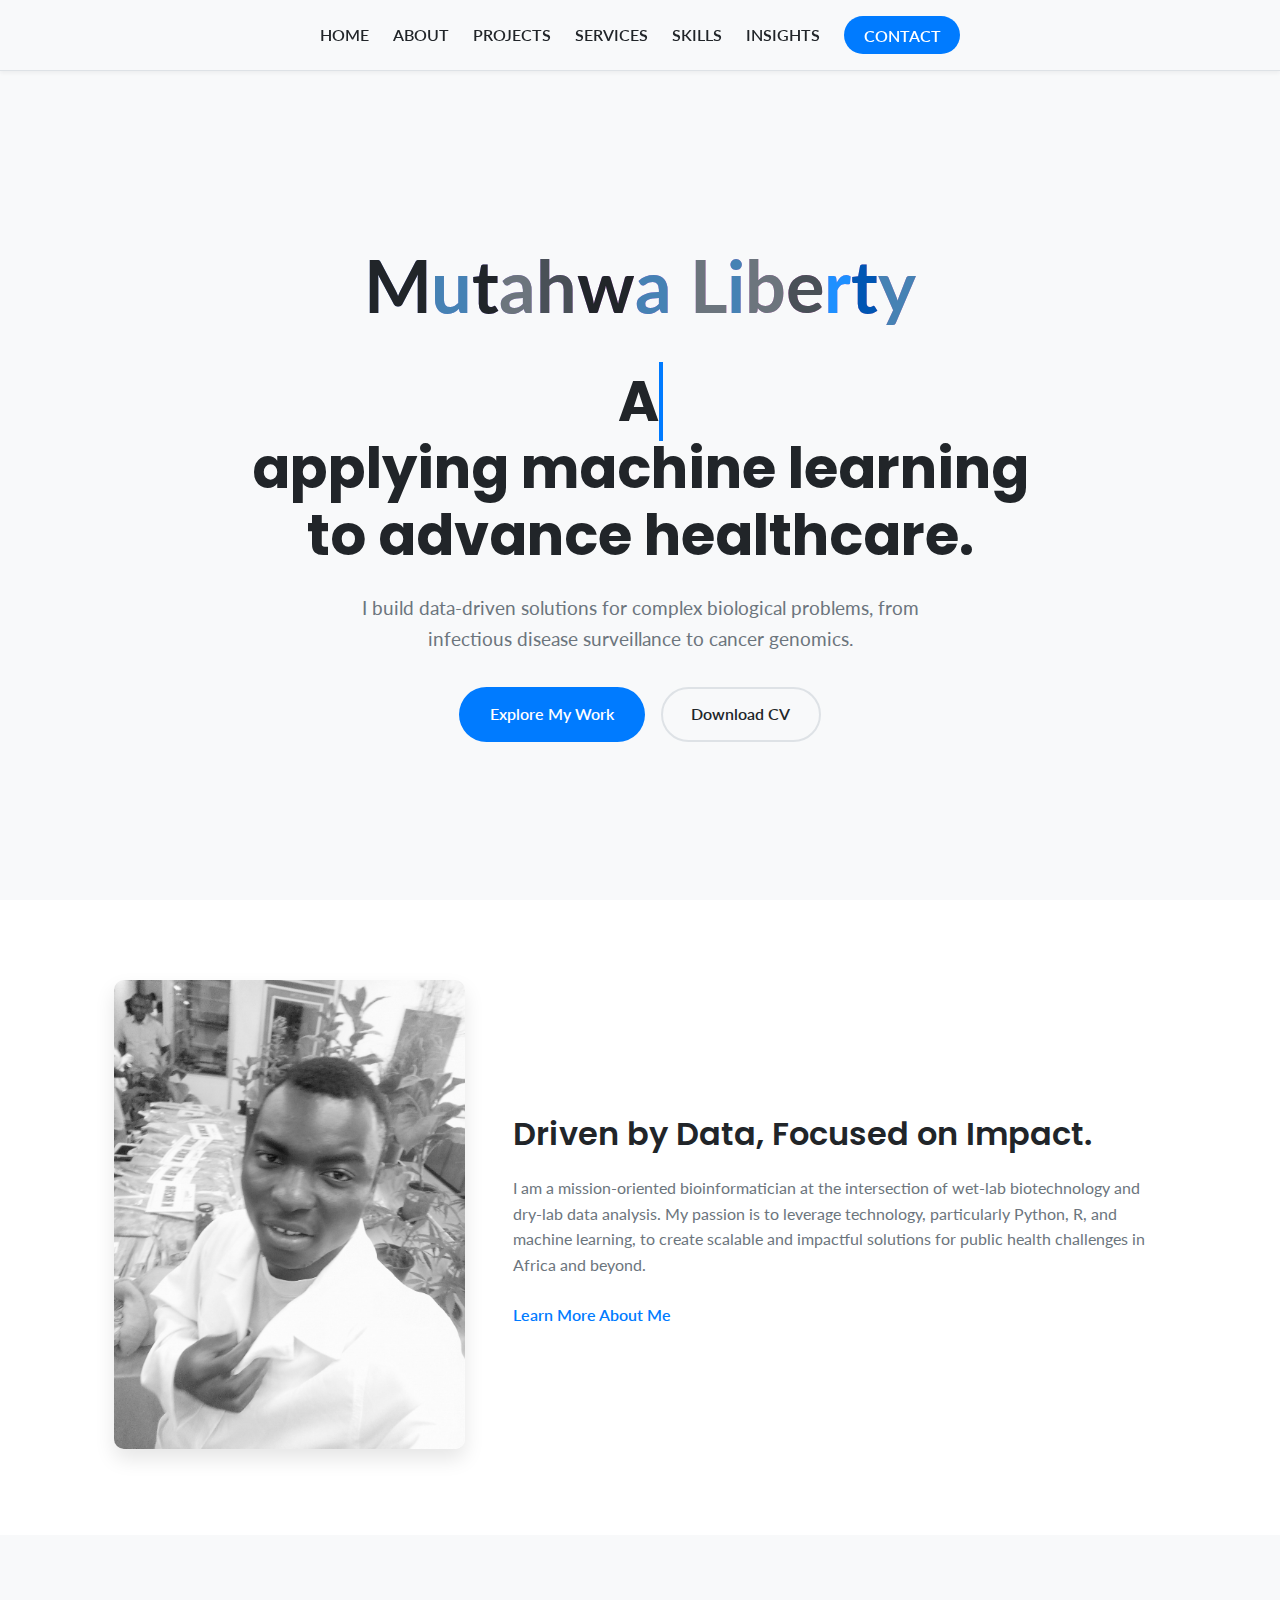
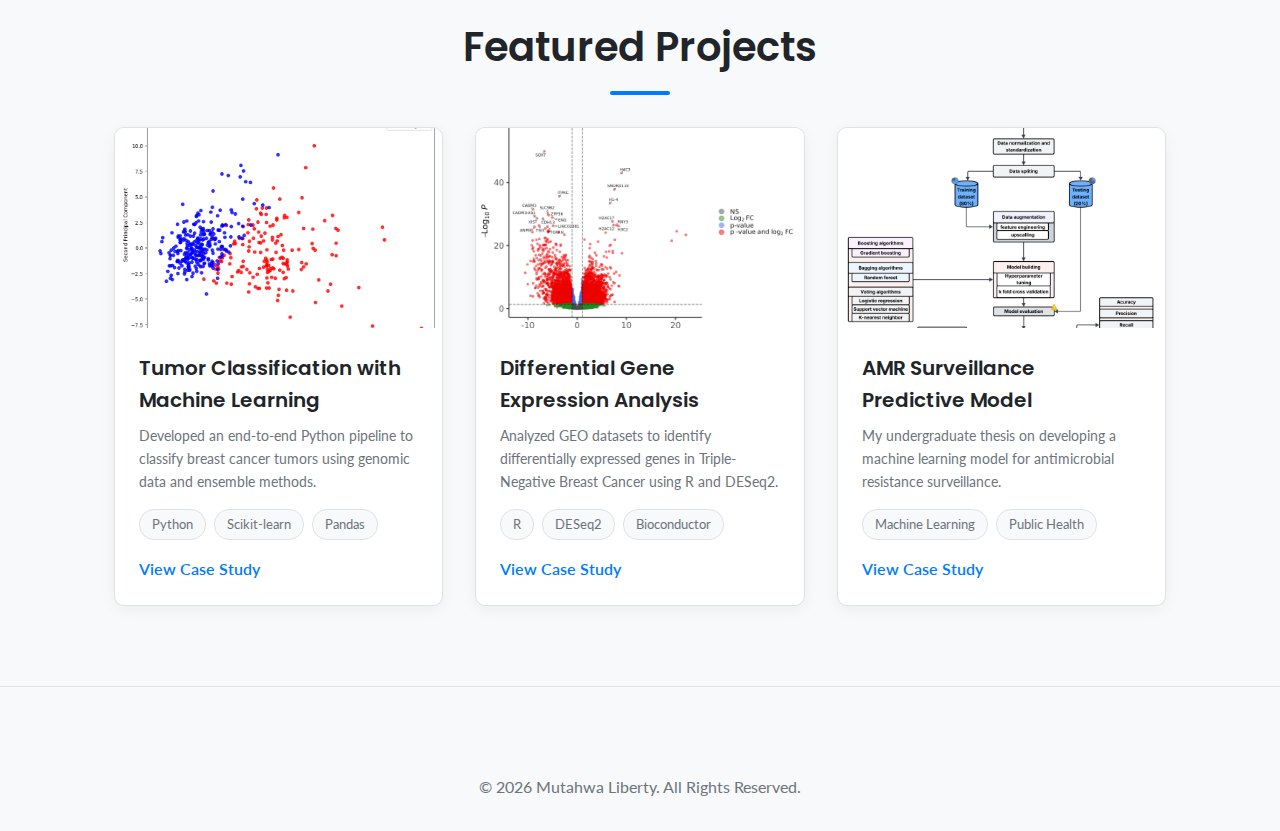
<file: index.html>
<!DOCTYPE html>
<html lang="en">
<head>
    <meta charset="UTF-8">
    <meta name="viewport" content="width=device-width, initial-scale=1.0">
    
    <!-- ======================= SEO & SOCIAL MEDIA META TAGS ======================= -->
    <title>Mutahwa Liberty | Computational Biologist</title>
    <meta name="description" content="The personal portfolio of Mutahwa Liberty, a computational biologist specializing in machine learning, genomics, and infectious disease surveillance.">
    <meta name="keywords" content="Mutahwa Liberty, bioinformatics, computational biology, machine learning, python, R, genomics, Zimbabwe">

    <!-- Open Graph / Facebook / LinkedIn -->
    <meta property="og:type" content="website">
    <meta property="og:url" content="https://libertymutahwa.github.io/zw/">
    <meta property="og:title" content="Mutahwa Liberty | Computational Biologist">
    <meta property="og:description" content="I build data-driven solutions for complex biological problems, from infectious disease surveillance to cancer genomics.">
    <meta property="og:image" content="https://libertymutahwa.github.io/zw/assets/images/social-preview.png">

    <!-- Twitter -->
    <meta property="twitter:card" content="summary_large_image">
    <meta property="twitter:url" content="https://libertymutahwa.github.io/zw/">
    <meta property="twitter:title" content="Mutahwa Liberty | Computational Biologist">
    <meta property="twitter:description" content="I build data-driven solutions for complex biological problems, from infectious disease surveillance to cancer genomics.">
    <meta property="twitter:image" content="https://libertymutahwa.github.io/zw/assets/images/social-preview.png">

    <!-- ======================= FAVICON ======================= -->
    <link rel="apple-touch-icon" sizes="180x180" href="assets/images/apple-touch-icon.png">
    <link rel="icon" type="image/png" sizes="32x32" href="assets/images/favicon-32x32.png">
    <link rel="icon" type="image/png" sizes="16x16" href="assets/images/favicon-16x16.png">
    <link rel="manifest" href="assets/images/site.webmanifest">
    <link rel="shortcut icon" href="assets/images/favicon.ico">

    <!-- Google Fonts -->
    <link rel="preconnect" href="https://fonts.googleapis.com">
    <link rel="preconnect" href="https://fonts.gstatic.com" crossorigin>
    <link href="https://fonts.googleapis.com/css2?family=Poppins:wght@400;600;700&family=Lato:wght@400;700&display=swap" rel="stylesheet">
    
    <!-- Font Awesome (for icons) -->
    <link rel="stylesheet" href="https://cdnjs.cloudflare.com/ajax/libs/font-awesome/6.5.1/css/all.min.css" integrity="sha512-DTOQO9RWCH3ppGqcWaEA1BIZOC6xxalwEsw9c2QQeAIftl+Vegovlnee1c9QX4TctnWMn13TZye+giMm8e2LwA==" crossorigin="anonymous" referrerpolicy="no-referrer" />

    <!-- Link to your CSS file -->
    <link rel="stylesheet" href="css/style.css">
</head>
<body>

    <!-- ======================= HEADER / NAVIGATION (CORRECTED) ======================= -->
    <header class="header">
        <nav class="navbar">
            <a href="/zw/" class="nav-logo">MUTAHWA LIBERTY</a>
            <ul class="nav-menu" id="nav-menu">
                <li class="nav-item"><a href="/zw/" class="nav-link">Home</a></li>
                <li class="nav-item"><a href="/zw/about.html" class="nav-link">About</a></li>
                <li class="nav-item"><a href="/zw/projects.html" class="nav-link">Projects</a></li>
                <li class="nav-item"><a href="/zw/services.html" class="nav-link">Services</a></li>
                <li class="nav-item"><a href="/zw/skills.html" class="nav-link">Skills</a></li>
                <li class="nav-item"><a href="/zw/insights.html" class="nav-link">Insights</a></li>
                <li class="nav-item"><a href="/zw/contact.html" class="nav-link nav-contact">Contact</a></li>
            </ul>
            <div class="nav-controls">
                <button class="theme-toggle" id="theme-toggle" aria-label="Toggle light/dark theme">
                    <i class="fas fa-moon"></i>
                    <i class="fas fa-sun"></i>
                </button>
                <div class="hamburger" id="hamburger" aria-controls="nav-menu" aria-expanded="false">
                    <span class="bar"></span>
                    <span class="bar"></span>
                    <span class="bar"></span>
                </div>
            </div>
        </nav>
    </header>

    <!-- ======================= MAIN CONTENT ======================= -->
    <main>
        <!-- HERO SECTION -->
        <section class="hero">
            <div class="hero-text">
                <p class="hero-subtitle" id="artistic-name">Mutahwa Liberty</p>
                
                <h1 class="hero-title">
                    A <span id="typing-text" class="typewriter-cursor"></span><br>applying machine learning to advance healthcare.
                </h1>
                <p class="hero-description">
                    I build data-driven solutions for complex biological problems, from infectious disease surveillance to cancer genomics.
                </p>
                <div class="hero-buttons">
                    <a href="/zw/projects.html" class="btn btn-primary">Explore My Work</a>
                    <a href="assets/docs/Mutahwa_Liberty_CV.pdf" target="_blank" class="btn btn-secondary">Download CV</a>
                </div>
            </div>
        </section>

        <!-- ABOUT SNIPPET -->
        <section class="about-snippet fade-in">
            <div class="container about-container">
                <div class="about-image">
                    <img src="assets/images/mutahwa-headshot.jpg" alt="A professional headshot of Mutahwa Liberty">
                </div>
                <div class="about-text">
                    <h2>Driven by Data, Focused on Impact.</h2>
                    <p>
                        I am a mission-oriented bioinformatician at the intersection of wet-lab biotechnology and dry-lab data analysis. My passion is to leverage technology, particularly Python, R, and machine learning, to create scalable and impactful solutions for public health challenges in Africa and beyond.
                    </p>
                    <a href="/zw/about.html" class="btn-link">Learn More About Me <i class="fas fa-arrow-right"></i></a>
                </div>
            </div>
        </section>

        <!-- FEATURED PROJECTS -->
        <section class="featured-projects fade-in">
            <div class="container">
                <h2 class="section-title">Featured Projects</h2>
                <div class="projects-grid">
                    <div class="project-card fade-in">
                        <img src="assets/images/project-tumor-ml.png" alt="Visualization of a machine learning model for tumor classification" class="project-image">
                        <div class="project-content">
                            <h3 class="project-title">Tumor Classification with Machine Learning</h3>
                            <p class="project-description">Developed an end-to-end Python pipeline to classify breast cancer tumors using genomic data and ensemble methods.</p>
                            <div class="project-tags">
                                <span>Python</span>
                                <span>Scikit-learn</span>
                                <span>Pandas</span>
                            </div>
                            <a href="/zw/projects.html#tumor-ml" class="btn-link">View Case Study <i class="fas fa-arrow-right"></i></a>
                        </div>
                    </div>
                    <div class="project-card fade-in">
                        <img src="assets/images/project-dge-volcano.png" alt="A volcano plot showing differential gene expression" class="project-image">
                        <div class="project-content">
                            <h3 class="project-title">Differential Gene Expression Analysis</h3>
                            <p class="project-description">Analyzed GEO datasets to identify differentially expressed genes in Triple-Negative Breast Cancer using R and DESeq2.</p>
                            <div class="project-tags">
                                <span>R</span>
                                <span>DESeq2</span>
                                <span>Bioconductor</span>
                            </div>
                            <a href="/zw/projects.html#dge-analysis" class="btn-link">View Case Study <i class="fas fa-arrow-right"></i></a>
                        </div>
                    </div>
                     <div class="project-card fade-in">
                        <img src="assets/images/project-amr.png" alt="Conceptual image for antimicrobial resistance" class="project-image">
                        <div class="project-content">
                            <h3 class="project-title">AMR Surveillance Predictive Model</h3>
                            <p class="project-description">My undergraduate thesis on developing a machine learning model for antimicrobial resistance surveillance.</p>
                            <div class="project-tags">
                                <span>Machine Learning</span>
                                <span>Public Health</span>
                            </div>
                            <a href="/zw/projects.html#amr-model" class="btn-link">View Case Study <i class="fas fa-arrow-right"></i></a>
                        </div>
                    </div>
                </div>
            </div>
        </section>

    </main>

    <!-- ======================= FOOTER ======================= -->
    <footer class="footer">
        <div class="container footer-container">
            <div class="footer-socials">
                <a href="https://github.com/libertymutahwa" target="_blank" aria-label="GitHub"><i class="fab fa-github"></i></a>
                <a href="https://www.linkedin.com/in/mutahwa-liberty/" target="_blank" aria-label="LinkedIn"><i class="fab fa-linkedin"></i></a>
                <a href="mailto:mutahwaliberty@gmail.com" aria-label="Email"><i class="fas fa-envelope"></i></a>
            </div>
            <p>© <span id="year"></span> Mutahwa Liberty. All Rights Reserved.</p>
        </div>
    </footer>
    
    <script src="js/main.js"></script>
</body>
</html>
</file>
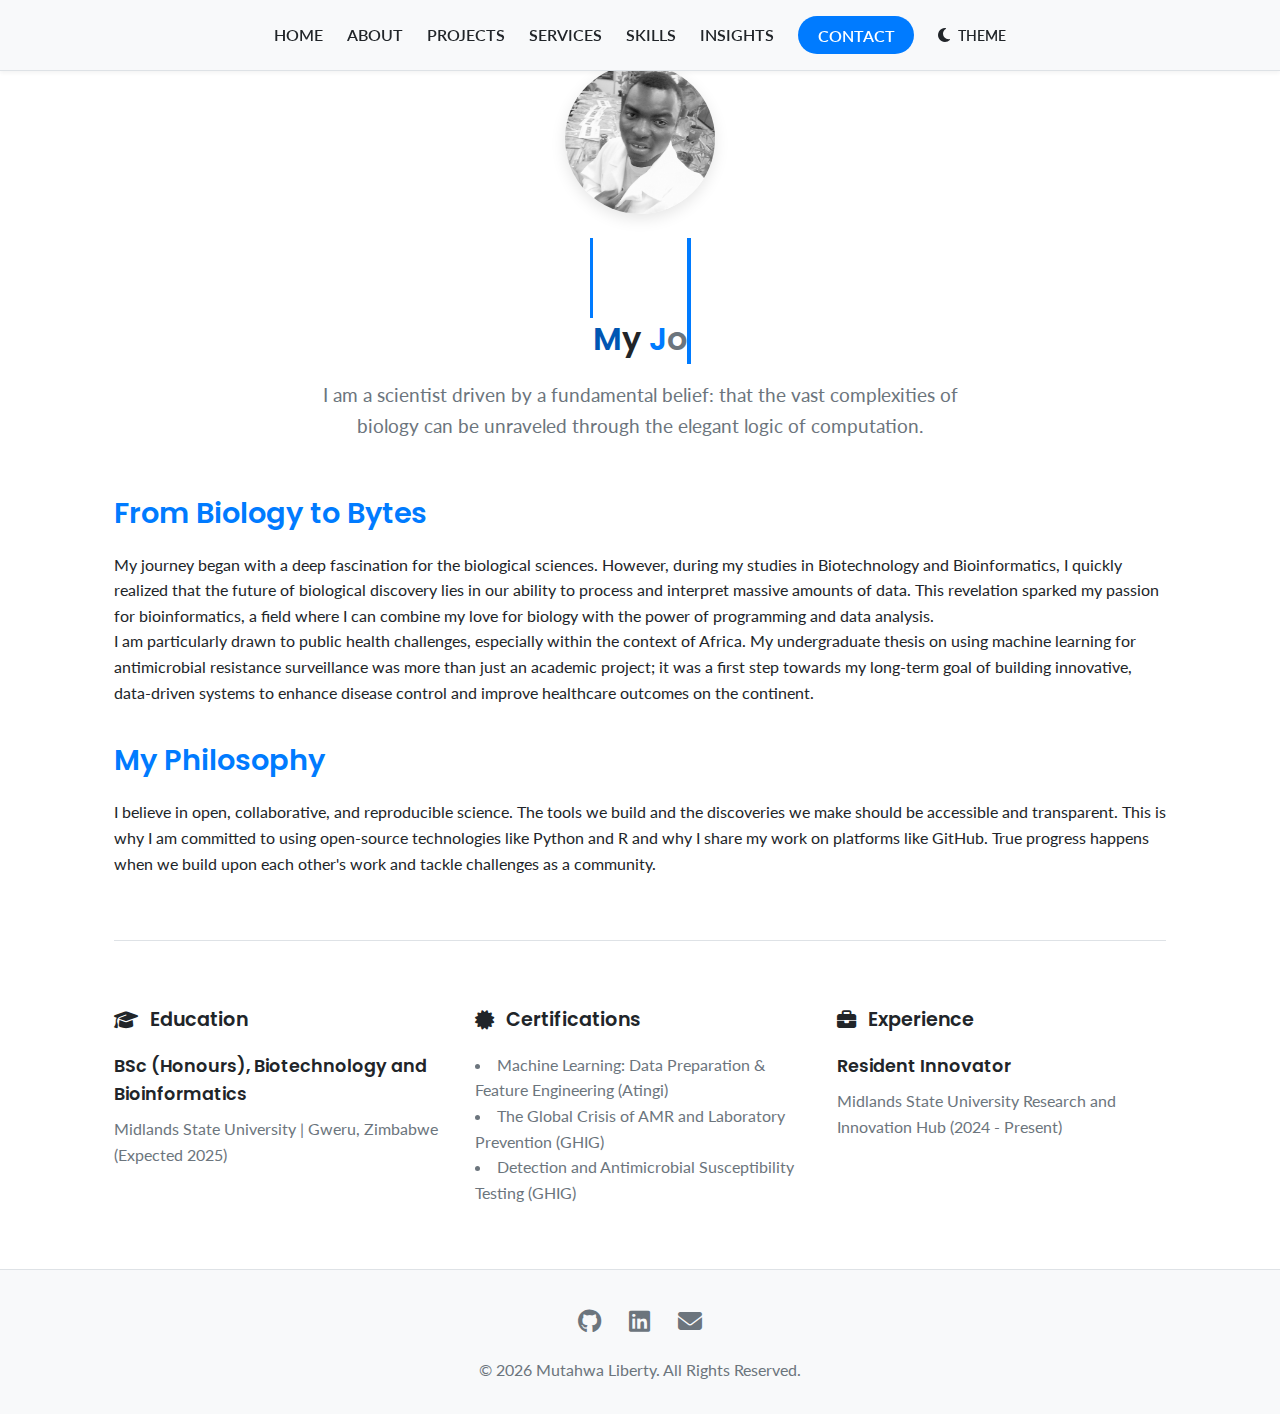
<file: about.html>
<!DOCTYPE html>
<html lang="en">
<head>
    <meta charset="UTF-8">
    <meta name="viewport" content="width=device-width, initial-scale=1.0">
    
    <title>About Me | Mutahwa Liberty</title>
    <meta name="description" content="Learn more about Mutahwa Liberty, a computational biologist from Zimbabwe passionate about using data to solve public health challenges.">
    
    <!-- Meta and Favicon links -->
    <meta property="og:type" content="website">
    <meta property="og:url" content="https://libertymutahwa.github.io/zw/about.html">
    <meta property="og:title" content="About Me | Mutahwa Liberty">
    <meta property="og:description" content="My journey from biology to bytes, my scientific philosophy, and my credentials.">
    <meta property="og:image" content="https://libertymutahwa.github.io/zw/assets/images/social-preview.png">
    
    <meta property="twitter:card" content="summary_large_image">
    <meta property="twitter:url" content="https://libertymutahwa.github.io/zw/about.html"> 
    
    <link rel="apple-touch-icon" sizes="180x180" href="assets/images/apple-touch-icon.png">
    <link rel="icon" type="image/png" sizes="32x32" href="assets/images/favicon-32x32.png">
    <link rel="icon" type="image/png" sizes="16x16" href="assets/images/favicon-16x16.png">
    <link rel="manifest" href="assets/images/site.webmanifest">
    <link rel="shortcut icon" href="assets/images/favicon.ico">

    <!-- Fonts and Stylesheets -->
    <link rel="preconnect" href="https://fonts.googleapis.com">
    <link rel="preconnect" href="https://fonts.gstatic.com" crossorigin>
    <link href="https://fonts.googleapis.com/css2?family=Poppins:wght@400;600;700&family=Lato:wght@400;700&display=swap" rel="stylesheet">
    <link rel="stylesheet" href="https://cdnjs.cloudflare.com/ajax/libs/font-awesome/6.5.1/css/all.min.css">
    <link rel="stylesheet" href="css/style.css">
</head>
<body>
    <!-- ======================= HEADER / NAVIGATION (CORRECTED) ======================= -->
    <header class="header">
        <nav class="navbar">
            <a href="/zw/" class="nav-logo">MUTAHWA LIBERTY</a>
            
            <div class="nav-right">
                <ul class="nav-menu" id="nav-menu">
                    <li class="nav-item"><a href="/zw/" class="nav-link">Home</a></li>
                    <li class="nav-item"><a href="/zw/about.html" class="nav-link">About</a></li>
                    <li class="nav-item"><a href="/zw/projects.html" class="nav-link">Projects</a></li>
                    <li class="nav-item"><a href="/zw/services.html" class="nav-link">Services</a></li>
                    <li class="nav-item"><a href="/zw/skills.html" class="nav-link">Skills</a></li>
                    <li class="nav-item"><a href="/zw/insights.html" class="nav-link">Insights</a></li>
                    <li class="nav-item"><a href="/zw/contact.html" class="nav-link nav-contact">Contact</a></li>
                    
                    <!-- The theme toggle is now the last navigation item -->
                    <li class="nav-item">
                        <button class="theme-toggle" id="theme-toggle" aria-label="Toggle light/dark theme">
                            <i class="fas fa-moon"></i>
                            <i class="fas fa-sun"></i>
                            <span>Theme</span>
                        </button>
                    </li>
                </ul>
                <div class="nav-controls">
                    <!-- The hamburger is now the only thing in nav-controls -->
                    <div class="hamburger" id="hamburger" aria-controls="nav-menu" aria-expanded="false">
                        <span class="bar"></span>
                        <span class="bar"></span>
                        <span class="bar"></span>
                    </div>
                </div>
            </div>

        </nav>
    </header>

    <!-- ======================= MAIN CONTENT ======================= -->
    <main class="page-container">
        <section class="about-page">
            <div class="container">
                <div class="about-page-header">
                    <img src="assets/images/mutahwa-headshot.jpg" alt="Mutahwa Liberty" class="about-page-photo">
                    <div class="about-page-intro">
                        <h1 id="page-title" data-title="My Journey in Science"></h1>
                        <p class="lead-text">
                            I am a scientist driven by a fundamental belief: that the vast complexities of biology can be unraveled through the elegant logic of computation.
                        </p>
                    </div>
                </div>

                <div class="about-page-content fade-in">
                    <h2>From Biology to Bytes</h2>
                    <p>My journey began with a deep fascination for the biological sciences. However, during my studies in Biotechnology and Bioinformatics, I quickly realized that the future of biological discovery lies in our ability to process and interpret massive amounts of data. This revelation sparked my passion for bioinformatics, a field where I can combine my love for biology with the power of programming and data analysis.</p>
                    <p>I am particularly drawn to public health challenges, especially within the context of Africa. My undergraduate thesis on using machine learning for antimicrobial resistance surveillance was more than just an academic project; it was a first step towards my long-term goal of building innovative, data-driven systems to enhance disease control and improve healthcare outcomes on the continent.</p>

                    <h2>My Philosophy</h2>
                    <p>I believe in open, collaborative, and reproducible science. The tools we build and the discoveries we make should be accessible and transparent. This is why I am committed to using open-source technologies like Python and R and why I share my work on platforms like GitHub. True progress happens when we build upon each other's work and tackle challenges as a community.</p>
                </div>
                
                <hr class="section-divider">

                <div class="credentials-section">
                    <div class="credential-block fade-in">
                        <h3><i class="fas fa-graduation-cap"></i> Education</h3>
                        <h4>BSc (Honours), Biotechnology and Bioinformatics</h4>
                        <p>Midlands State University | Gweru, Zimbabwe (Expected 2025)</p>
                    </div>
                    <div class="credential-block fade-in">
                        <h3><i class="fas fa-certificate"></i> Certifications</h3>
                        <ul>
                            <li>Machine Learning: Data Preparation & Feature Engineering (Atingi)</li>
                            <li>The Global Crisis of AMR and Laboratory Prevention (GHIG)</li>
                            <li>Detection and Antimicrobial Susceptibility Testing (GHIG)</li>
                        </ul>
                    </div>
                    <div class="credential-block fade-in">
                        <h3><i class="fas fa-briefcase"></i> Experience</h3>
                        <h4>Resident Innovator</h4>
                        <p>Midlands State University Research and Innovation Hub (2024 - Present)</p>
                    </div>
                </div>
            </div>
        </section>
    </main>

    <!-- ======================= FOOTER ======================= -->
    <footer class="footer">
        <div class="container footer-container">
            <div class="footer-socials">
                <a href="https://github.com/libertymutahwa" target="_blank" aria-label="GitHub"><i class="fab fa-github"></i></a>
                <a href="https://www.linkedin.com/in/mutahwa-liberty/" target="_blank" aria-label="LinkedIn"><i class="fab fa-linkedin"></i></a>
                <a href="mailto:mutahwaliberty@gmail.com" aria-label="Email"><i class="fas fa-envelope"></i></a>
            </div>
            <p>© <span id="year"></span> Mutahwa Liberty. All Rights Reserved.</p>
        </div>
    </footer>
    
    <script src="js/main.js"></script>
</body>
</html>
</file>
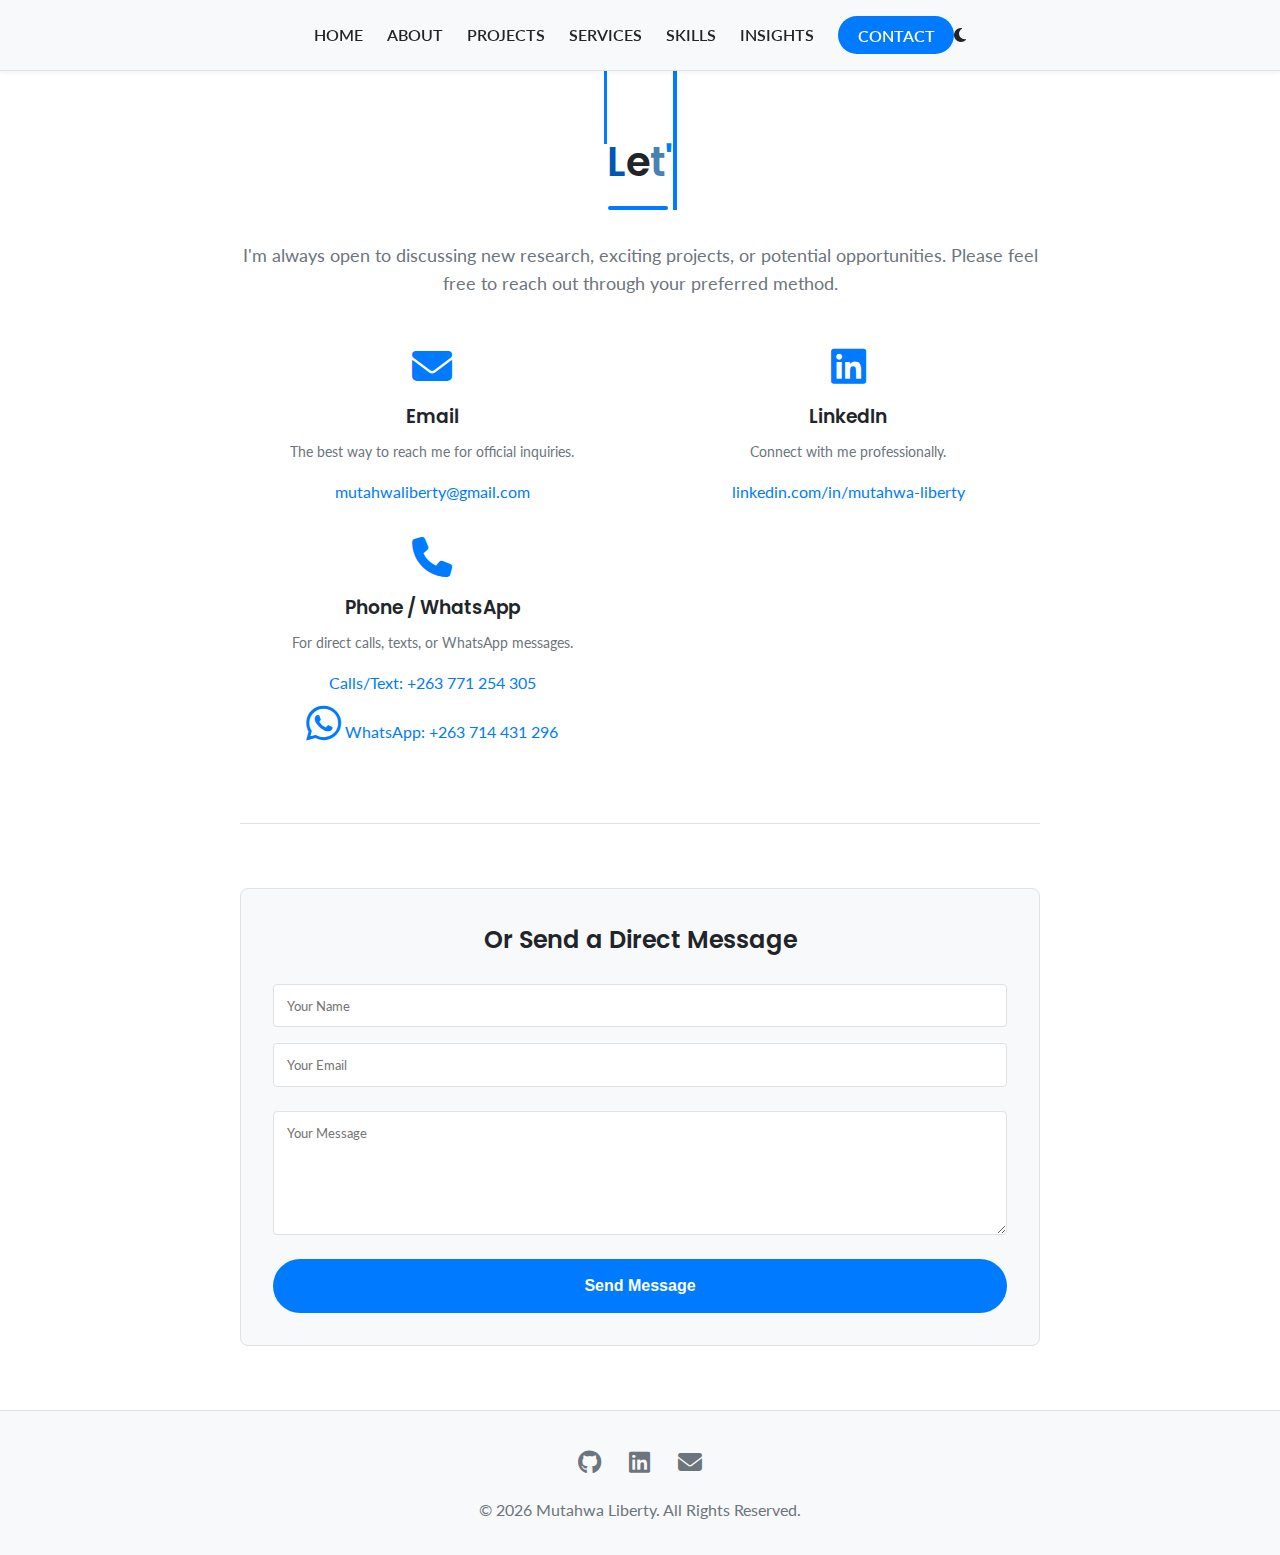
<file: contact.html>
<!DOCTYPE html>
<html lang="en">
<head>
    <meta charset="UTF-8">
    <meta name="viewport" content="width=device-width, initial-scale=1.0">
    
    <title>Contact | Mutahwa Liberty</title>
    <meta name="description" content="Get in touch with Mutahwa Liberty to discuss collaborations, research, or other opportunities.">

    <!-- Meta and Favicon links -->
    <meta property="og:type" content="website">
    <meta property="og:url" content="https://libertymutahwa.github.io/zw/contact.html">
    <meta property="og:title" content="Let's Connect | Mutahwa Liberty">
    <meta property="og:description" content="I'm always open to discussing new research, exciting projects, or potential opportunities. Please feel free to reach out.">
    <meta property="og:image" content="https://libertymutahwa.github.io/zw/assets/images/social-preview.png">

    <meta property="twitter:card" content="summary_large_image">
    <meta property="twitter:url" content="https://libertymutahwa.github.io/zw/contact.html">

    <link rel="apple-touch-icon" sizes="180x180" href="assets/images/apple-touch-icon.png">
    <link rel="icon" type="image/png" sizes="32x32" href="assets/images/favicon-32x32.png">
    <link rel="icon" type="image/png" sizes="16x16" href="assets/images/favicon-16x16.png">
    <link rel="manifest" href="assets/images/site.webmanifest">
    <link rel="shortcut icon" href="assets/images/favicon.ico">

    <!-- Fonts and Stylesheets -->
    <link rel="preconnect" href="https://fonts.googleapis.com">
    <link rel="preconnect" href="https://fonts.gstatic.com" crossorigin>
    <link href="https://fonts.googleapis.com/css2?family=Poppins:wght@400;600;700&family=Lato:wght@400;700&display=swap" rel="stylesheet">
    <link rel="stylesheet" href="https://cdnjs.cloudflare.com/ajax/libs/font-awesome/6.5.1/css/all.min.css">
    <link rel="stylesheet" href="css/style.css">
</head>
<body>
    <!-- ======================= HEADER / NAVIGATION (CORRECTED) ======================= -->
    <header class="header">
        <nav class="navbar">
            <a href="/zw/" class="nav-logo">MUTAHWA LIBERTY</a>
            <ul class="nav-menu" id="nav-menu">
                <li class="nav-item"><a href="/zw/" class="nav-link">Home</a></li>
                <li class="nav-item"><a href="/zw/about.html" class="nav-link">About</a></li>
                <li class="nav-item"><a href="/zw/projects.html" class="nav-link">Projects</a></li>
                <li class="nav-item"><a href="/zw/services.html" class="nav-link">Services</a></li>
                <li class="nav-item"><a href="/zw/skills.html" class="nav-link">Skills</a></li>
                <li class="nav-item"><a href="/zw/insights.html" class="nav-link">Insights</a></li>
                <li class="nav-item"><a href="/zw/contact.html" class="nav-link nav-contact">Contact</a></li>
            </ul>
            <div class="nav-controls">
                <button class="theme-toggle" id="theme-toggle" aria-label="Toggle light/dark theme">
                    <i class="fas fa-moon"></i>
                    <i class="fas fa-sun"></i>
                </button>
                <div class="hamburger" id="hamburger" aria-controls="nav-menu" aria-expanded="false">
                    <span class="bar"></span>
                    <span class="bar"></span>
                    <span class="bar"></span>
                </div>
            </div>
        </nav>
    </header>

    <!-- ======================= MAIN CONTENT ======================= -->
    <main class="page-container">
        <section class="contact-page">
            <div class="container">
                <div class="contact-content">
                    <h1 class="section-title" id="page-title" data-title="Let's Connect"></h1>
                    <p class="contact-subtitle">I'm always open to discussing new research, exciting projects, or potential opportunities. Please feel free to reach out through your preferred method.</p>
                    
                    <div class="contact-methods fade-in">
                        <div class="contact-method">
                            <i class="fas fa-envelope"></i>
                            <h3>Email</h3>
                            <p>The best way to reach me for official inquiries.</p>
                            <a href="mailto:mutahwaliberty@gmail.com">mutahwaliberty@gmail.com</a>
                        </div>
                        <div class="contact-method">
                            <i class="fab fa-linkedin"></i>
                            <h3>LinkedIn</h3>
                            <p>Connect with me professionally.</p>
                            <a href="https://www.linkedin.com/in/mutahwa-liberty/" target="_blank">linkedin.com/in/mutahwa-liberty</a>
                        </div>
                        <div class="contact-method">
                            <i class="fas fa-phone"></i>
                            <h3>Phone / WhatsApp</h3>
                            <p>For direct calls, texts, or WhatsApp messages.</p>
                            <a href="tel:+263771254305" class="contact-phone">Calls/Text: +263 771 254 305</a>
                            <a href="https://wa.me/263714431296" target="_blank" class="contact-phone">
                                <i class="fab fa-whatsapp"></i> WhatsApp: +263 714 431 296
                            </a>
                        </div>
                    </div>
                    
                    <hr class="section-divider">
                    
                    <form class="contact-form fade-in" action="https://formspree.io/f/mwpbbqka" method="POST">
                        <h2>Or Send a Direct Message</h2>
                        <div class="form-group">
                            <input type="text" name="name" placeholder="Your Name" required>
                            <input type="email" name="email" placeholder="Your Email" required>
                        </div>
                        <div class="form-group">
                            <textarea name="message" placeholder="Your Message" rows="6" required></textarea>
                        </div>
                        <button type="submit" class="btn btn-primary">Send Message</button>
                    </form>
                </div>
            </div>
        </section>
    </main>

    <!-- ======================= FOOTER ======================= -->
    <footer class="footer">
        <div class="container footer-container">
            <div class="footer-socials">
                <a href="https://github.com/libertymutahwa" target="_blank" aria-label="GitHub"><i class="fab fa-github"></i></a>
                <a href="https://www.linkedin.com/in/mutahwa-liberty/" target="_blank" aria-label="LinkedIn"><i class="fab fa-linkedin"></i></a>
                <a href="mailto:mutahwaliberty@gmail.com" aria-label="Email"><i class="fas fa-envelope"></i></a>
            </div>
            <p>© <span id="year"></span> Mutahwa Liberty. All Rights Reserved.</p>
        </div>
    </footer>
    
    <script src="js/main.js"></script>
</body>
</html>
</file>
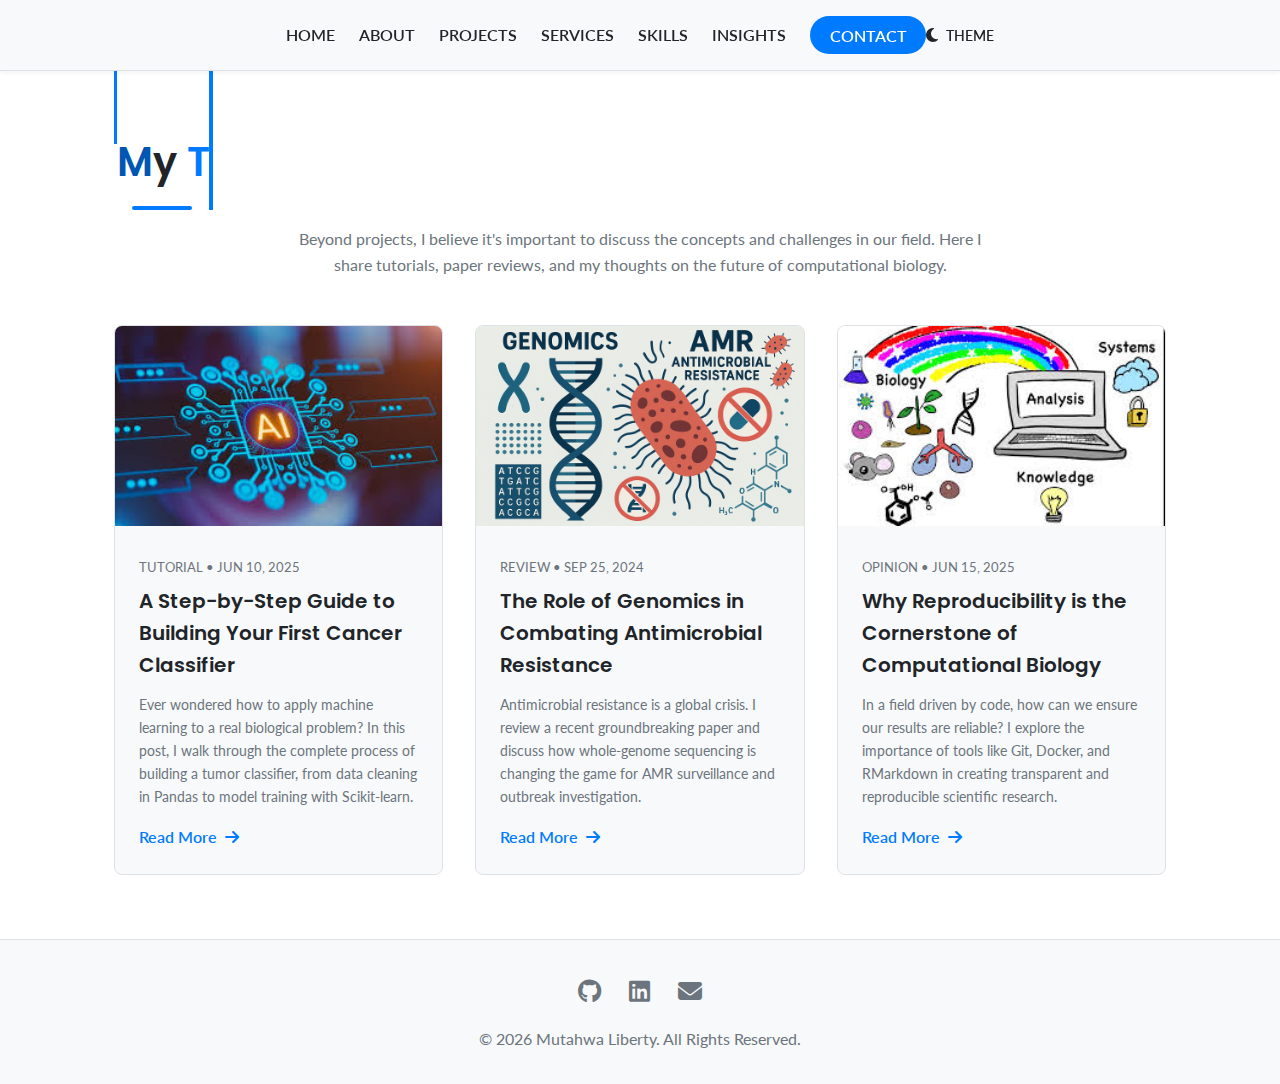
<file: insights.html>
<!DOCTYPE html>
<html lang="en">
<head>
    <meta charset="UTF-8">
    <meta name="viewport" content="width=device-width, initial-scale=1.0">

    <title>Insights | Mutahwa Liberty</title>
    <meta name="description" content="Articles and insights from Mutahwa Liberty on bioinformatics, machine learning in healthcare, and the future of computational biology.">
    
    <!-- ======================= META & FAVICON ======================= -->
    <meta property="og:type" content="website">
    <meta property="og:url" content="https://libertymutahwa.github.io/zw/insights.html">
    <meta property="og:title" content="Insights | Mutahwa Liberty">
    <meta property="og:description" content="Articles and insights on bioinformatics, machine learning in healthcare, and the future of computational biology.">
    <meta property="og:image" content="https://libertymutahwa.github.io/zw/assets/images/social-preview.png">
    
    <meta property="twitter:card" content="summary_large_image">
    <meta property="twitter:url" content="https://libertymutahwa.github.io/zw/insights.html">
    
    <link rel="apple-touch-icon" sizes="180x180" href="assets/images/apple-touch-icon.png">
    <link rel="icon" type="image/png" sizes="32x32" href="assets/images/favicon-32x32.png">
    <link rel="icon" type="image/png" sizes="16x16" href="assets/images/favicon-16x16.png">
    <link rel="manifest" href="assets/images/site.webmanifest">
    <link rel="shortcut icon" href="assets/images/favicon.ico">

    <!-- ======================= FONTS & STYLESHEETS ======================= -->
    <link rel="preconnect" href="https://fonts.googleapis.com">
    <link rel="preconnect" href="https://fonts.gstatic.com" crossorigin>
    <link href="https://fonts.googleapis.com/css2?family=Poppins:wght@400;600;700&family=Lato:wght@400;700&display=swap" rel="stylesheet">
    <link rel="stylesheet" href="https://cdnjs.cloudflare.com/ajax/libs/font-awesome/6.5.1/css/all.min.css">
    <link rel="stylesheet" href="css/style.css">
</head>
<body>
    <!-- ======================= HEADER / NAVIGATION (CORRECTED) ======================= -->
    <header class="header">
        <nav class="navbar">
            <a href="/zw/" class="nav-logo">MUTAHWA LIBERTY</a>

            <!-- This new div groups the menu and controls together to fix spacing -->
            <div class="nav-right">
                <ul class="nav-menu" id="nav-menu">
                    <li class="nav-item"><a href="/zw/" class="nav-link">Home</a></li>
                    <li class="nav-item"><a href="/zw/about.html" class="nav-link">About</a></li>
                    <li class="nav-item"><a href="/zw/projects.html" class="nav-link">Projects</a></li>
                    <li class="nav-item"><a href="/zw/services.html" class="nav-link">Services</a></li>
                    <li class="nav-item"><a href="/zw/skills.html" class="nav-link">Skills</a></li>
                    <li class="nav-item"><a href="/zw/insights.html" class="nav-link">Insights</a></li>
                    <li class="nav-item"><a href="/zw/contact.html" class="nav-link nav-contact">Contact</a></li>
                </ul>
                <div class="nav-controls">
                    <button class="theme-toggle" id="theme-toggle" aria-label="Toggle light/dark theme">
                        <i class="fas fa-moon"></i>
                        <i class="fas fa-sun"></i>
                        <span>Theme</span>
                    </button>
                    <div class="hamburger" id="hamburger" aria-controls="nav-menu" aria-expanded="false">
                        <span class="bar"></span>
                        <span class="bar"></span>
                        <span class="bar"></span>
                    </div>
                </div>
            </div>

        </nav>
    </header>

    <!-- MAIN CONTENT (IMPROVED) -->
    <main class="page-container">
        <section class="insights-page">
            <div class="container">
                <!-- DATA-TITLE ATTRIBUTE ADDED HERE -->
                <h1 class="section-title" id="page-title" data-title="My Thoughts and Insights"></h1>
                <p class="skills-intro">Beyond projects, I believe it's important to discuss the concepts and challenges in our field. Here I share tutorials, paper reviews, and my thoughts on the future of computational biology.</p>

                <div class="insights-grid">
                    <div class="insight-card fade-in">
                        <img src="assets/images/insight-ml.jpeg" alt="Abstract machine learning graphic" class="insight-image">
                        <div class="insight-content">
                            <p class="insight-meta">TUTORIAL • Jun 10, 2025</p>
                            <h3 class="insight-title">A Step-by-Step Guide to Building Your First Cancer Classifier</h3>
                            <p class="insight-excerpt">Ever wondered how to apply machine learning to a real biological problem? In this post, I walk through the complete process of building a tumor classifier, from data cleaning in Pandas to model training with Scikit-learn.</p>
                            <a href="#" class="btn-link">Read More <i class="fas fa-arrow-right"></i></a>
                        </div>
                    </div>
                    <div class="insight-card fade-in">
                        <img src="assets/images/insight-amr.png" alt="Microbes and petri dish graphic" class="insight-image">
                        <div class="insight-content">
                            <p class="insight-meta">REVIEW • SEP 25, 2024</p>
                            <h3 class="insight-title">The Role of Genomics in Combating Antimicrobial Resistance</h3>
                            <p class="insight-excerpt">Antimicrobial resistance is a global crisis. I review a recent groundbreaking paper and discuss how whole-genome sequencing is changing the game for AMR surveillance and outbreak investigation.</p>
                            <a href="https://www.cdc.gov/amd/what-is-amd/amr-and-genomics.html" target="_blank" rel="noopener noreferrer" class="btn-link">Read More <i class="fas fa-arrow-right"></i></a>
                        </div>
                    </div>
                    <div class="insight-card fade-in">
                        <img src="assets/images/insight-reproducibility.jpeg" alt="Code and gears graphic" class="insight-image">
                        <div class="insight-content">
                            <p class="insight-meta">OPINION • Jun 15, 2025</p>
                            <h3 class="insight-title">Why Reproducibility is the Cornerstone of Computational Biology</h3>
                            <p class="insight-excerpt">In a field driven by code, how can we ensure our results are reliable? I explore the importance of tools like Git, Docker, and RMarkdown in creating transparent and reproducible scientific research.</p>
                            <a href="#" class="btn-link">Read More <i class="fas fa-arrow-right"></i></a>
                        </div>
                    </div>
                </div>
            </div>
        </section>
    </main>

    <!-- FOOTER -->
    <footer class="footer">
        <div class="container footer-container">
            <div class="footer-socials">
                 <a href="https://github.com/libertymutahwa" target="_blank" aria-label="GitHub"><i class="fab fa-github"></i></a>
                <a href="https://www.linkedin.com/in/mutahwa-liberty/" target="_blank" aria-label="LinkedIn"><i class="fab fa-linkedin"></i></a>
                <a href="mailto:mutahwaliberty@gmail.com" aria-label="Email"><i class="fas fa-envelope"></i></a>
            </div>
            <p>© <span id="year"></span> Mutahwa Liberty. All Rights Reserved.</p>
        </div>
    </footer>
    
    <script src="js/main.js"></script>
</body>
</html>
</file>
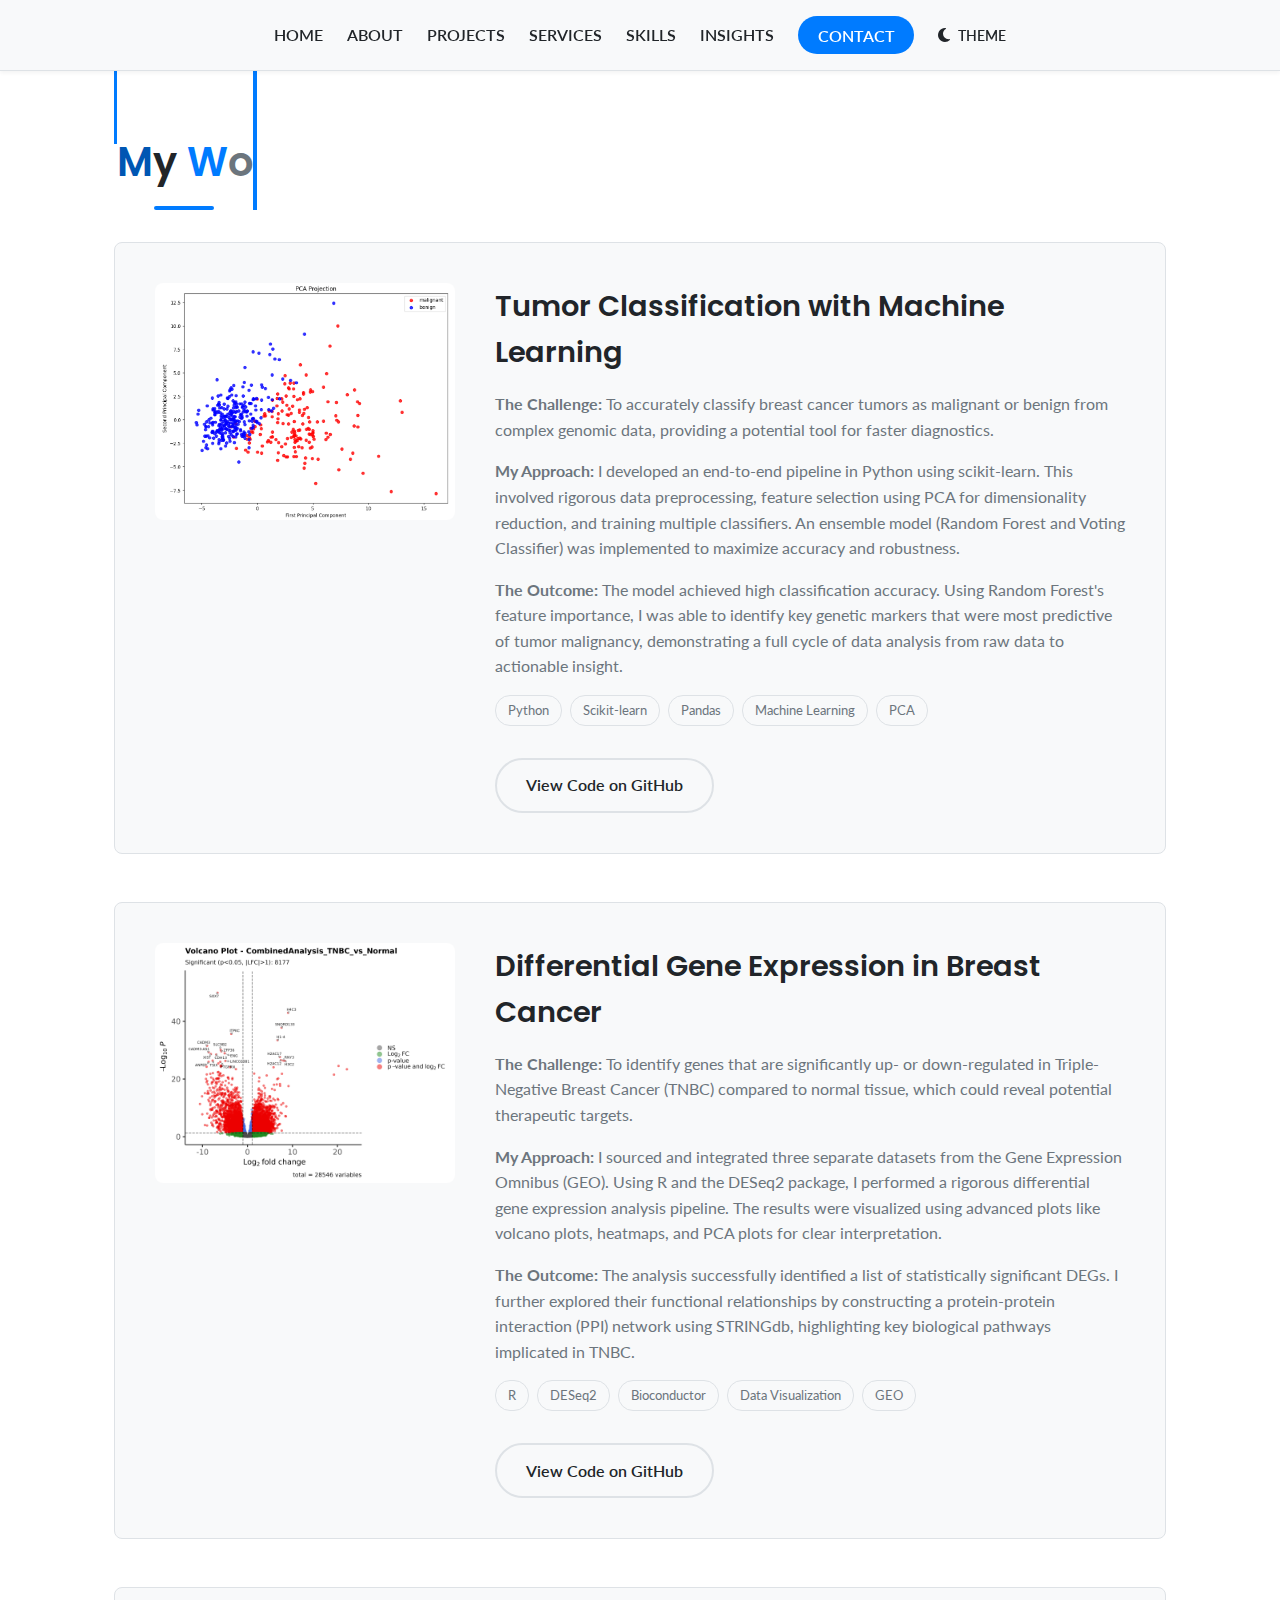
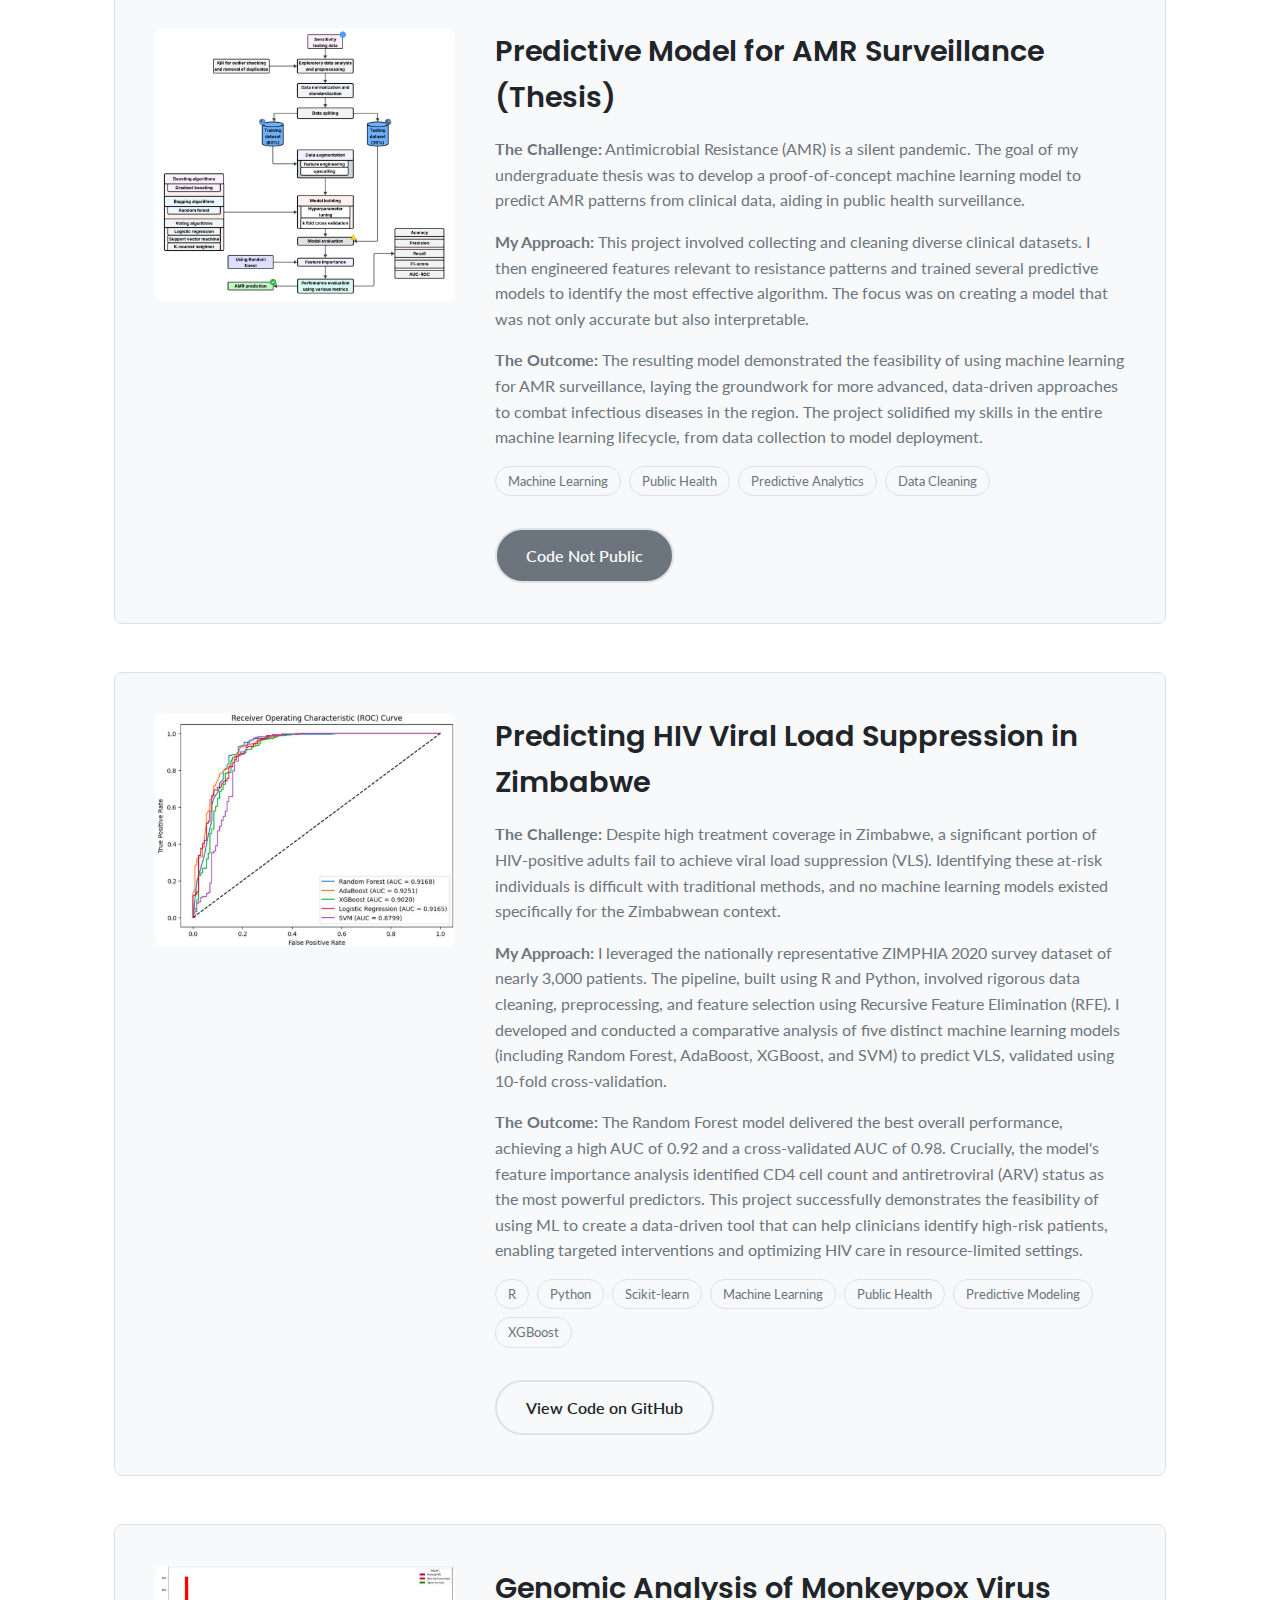
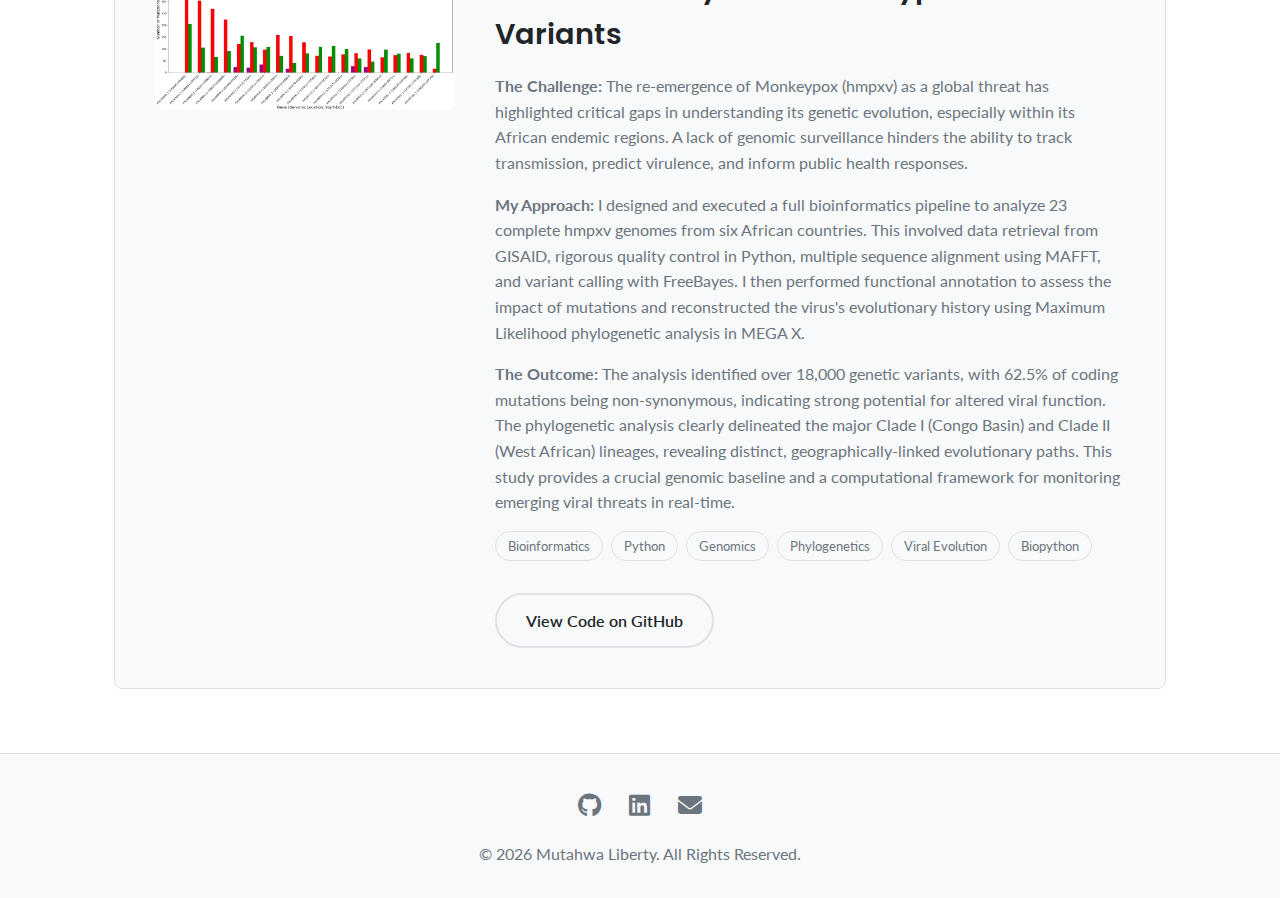
<file: projects.html>
<!DOCTYPE html>
<html lang="en">
<head>
    <meta charset="UTF-8">
    <meta name="viewport" content="width=device-width, initial-scale=1.0">
    
    <title>Projects | Mutahwa Liberty</title>
    <meta name="description" content="A portfolio of bioinformatics and machine learning projects by Mutahwa Liberty.">

    <!-- Meta and Favicon links -->
    <meta property="og:type" content="website">
    <meta property="og:url" content="https://libertymutahwa.github.io/zw/projects.html">
    <meta property="og:title" content="My Work | Mutahwa Liberty">
    <meta property="og:description" content="Explore my detailed projects in bioinformatics and machine learning, including code and outcomes.">
    <meta property="og:image" content="https://libertymutahwa.github.io/zw/assets/images/social-preview.png">
    
    <meta property="twitter:card" content="summary_large_image">
    <meta property="twitter:url" content="https://libertymutahwa.github.io/zw/projects.html">

    <link rel="apple-touch-icon" sizes="180x180" href="assets/images/apple-touch-icon.png">
    <link rel="icon" type="image/png" sizes="32x32" href="assets/images/favicon-32x32.png">
    <link rel="icon" type="image/png" sizes="16x16" href="assets/images/favicon-16x16.png">
    <link rel="manifest" href="assets/images/site.webmanifest">
    <link rel="shortcut icon" href="assets/images/favicon.ico">

    <!-- Fonts and Stylesheets -->
    <link rel="preconnect" href="https://fonts.googleapis.com">
    <link rel="preconnect" href="https://fonts.gstatic.com" crossorigin>
    <link href="https://fonts.googleapis.com/css2?family=Poppins:wght@400;600;700&family=Lato:wght@400;700&display=swap" rel="stylesheet">
    <link rel="stylesheet" href="https://cdnjs.cloudflare.com/ajax/libs/font-awesome/6.5.1/css/all.min.css">
    <link rel="stylesheet" href="css/style.css">
</head>
<body>
    <!-- ======================= HEADER / NAVIGATION ======================= -->
    <header class="header">
        <nav class="navbar">
            <a href="/zw/" class="nav-logo">MUTAHWA LIBERTY</a>

            <div class="nav-right">
                <ul class="nav-menu" id="nav-menu">
                    <li class="nav-item"><a href="/zw/" class="nav-link">Home</a></li>
                    <li class="nav-item"><a href="/zw/about.html" class="nav-link">About</a></li>
                    <li class="nav-item"><a href="/zw/projects.html" class="nav-link">Projects</a></li>
                    <li class="nav-item"><a href="/zw/services.html" class="nav-link">Services</a></li>
                    <li class="nav-item"><a href="/zw/skills.html" class="nav-link">Skills</a></li>
                    <li class="nav-item"><a href="/zw/insights.html" class="nav-link">Insights</a></li>
                    <li class="nav-item"><a href="/zw/contact.html" class="nav-link nav-contact">Contact</a></li>
                    
                    <!-- The theme toggle is now the last navigation item -->
                    <li class="nav-item">
                        <button class="theme-toggle" id="theme-toggle" aria-label="Toggle light/dark theme">
                            <i class="fas fa-moon"></i>
                            <i class="fas fa-sun"></i>
                            <span>Theme</span>
                        </button>
                    </li>
                </ul>
                <div class="nav-controls">
                    <!-- The hamburger is now the only thing in nav-controls -->
                    <div class="hamburger" id="hamburger" aria-controls="nav-menu" aria-expanded="false">
                        <span class="bar"></span>
                        <span class="bar"></span>
                        <span class="bar"></span>
                    </div>
                </div>
            </div>

        </nav>
    </header>

    <!-- ======================= MAIN CONTENT ======================= -->
    <main class="page-container">
        <section class="projects-page">
            <div class="container">
                <h1 class="section-title" id="page-title" data-title="My Work"></h1>

                <div class="project-case-study fade-in" id="tumor-ml">
                    <div class="project-cs-image">
                        <img src="assets/images/project-tumor-ml.png" alt="Tumor classification model visual">
                    </div>
                    <div class="project-cs-content">
                        <h3>Tumor Classification with Machine Learning</h3>
                        <p><strong>The Challenge:</strong> To accurately classify breast cancer tumors as malignant or benign from complex genomic data, providing a potential tool for faster diagnostics.</p>
                        <p><strong>My Approach:</strong> I developed an end-to-end pipeline in Python using scikit-learn. This involved rigorous data preprocessing, feature selection using PCA for dimensionality reduction, and training multiple classifiers. An ensemble model (Random Forest and Voting Classifier) was implemented to maximize accuracy and robustness.</p>
                        <p><strong>The Outcome:</strong> The model achieved high classification accuracy. Using Random Forest's feature importance, I was able to identify key genetic markers that were most predictive of tumor malignancy, demonstrating a full cycle of data analysis from raw data to actionable insight.</p>
                        <div class="project-tags">
                            <span>Python</span> <span>Scikit-learn</span> <span>Pandas</span> <span>Machine Learning</span> <span>PCA</span>
                        </div>
                        <a href="https://github.com/libertymutahwa/Breast-Cancer-Diagnosis" target="_blank" class="btn btn-secondary">View Code on GitHub</a>
                    </div>
                </div>

                <div class="project-case-study fade-in" id="dge-analysis">
                     <div class="project-cs-image">
                        <img src="assets/images/project-dge-volcano.png" alt="Volcano plot">
                    </div>
                    <div class="project-cs-content">
                        <h3>Differential Gene Expression in Breast Cancer</h3>
                        <p><strong>The Challenge:</strong> To identify genes that are significantly up- or down-regulated in Triple-Negative Breast Cancer (TNBC) compared to normal tissue, which could reveal potential therapeutic targets.</p>
                        <p><strong>My Approach:</strong> I sourced and integrated three separate datasets from the Gene Expression Omnibus (GEO). Using R and the DESeq2 package, I performed a rigorous differential gene expression analysis pipeline. The results were visualized using advanced plots like volcano plots, heatmaps, and PCA plots for clear interpretation.</p>
                        <p><strong>The Outcome:</strong> The analysis successfully identified a list of statistically significant DEGs. I further explored their functional relationships by constructing a protein-protein interaction (PPI) network using STRINGdb, highlighting key biological pathways implicated in TNBC.</p>
                        <div class="project-tags">
                            <span>R</span> <span>DESeq2</span> <span>Bioconductor</span> <span>Data Visualization</span> <span>GEO</span>
                        </div>
                         <a href="https://github.com/libertymutahwa/TNBC-Omics" target="_blank" class="btn btn-secondary">View Code on GitHub</a>
                    </div>
                </div>

                <div class="project-case-study fade-in" id="amr-model">
                    <div class="project-cs-image">
                        <img src="assets/images/project-amr.png" alt="AMR surveillance conceptual image">
                    </div>
                    <div class="project-cs-content">
                        <h3>Predictive Model for AMR Surveillance (Thesis)</h3>
                        <p><strong>The Challenge:</strong> Antimicrobial Resistance (AMR) is a silent pandemic. The goal of my undergraduate thesis was to develop a proof-of-concept machine learning model to predict AMR patterns from clinical data, aiding in public health surveillance.</p>
                        <p><strong>My Approach:</strong> This project involved collecting and cleaning diverse clinical datasets. I then engineered features relevant to resistance patterns and trained several predictive models to identify the most effective algorithm. The focus was on creating a model that was not only accurate but also interpretable.</p>
                        <p><strong>The Outcome:</strong> The resulting model demonstrated the feasibility of using machine learning for AMR surveillance, laying the groundwork for more advanced, data-driven approaches to combat infectious diseases in the region. The project solidified my skills in the entire machine learning lifecycle, from data collection to model deployment.</p>
                        <div class="project-tags">
                            <span>Machine Learning</span> <span>Public Health</span> <span>Predictive Analytics</span> <span>Data Cleaning</span>
                        </div>
                         <a href="#" class="btn btn-secondary disabled">Code Not Public</a>
                    </div>
                </div>

                <div class="project-case-study fade-in" id="hiv-vls-prediction">
                    <div class="project-cs-image">
                        <img src="assets/images/vlsroc.png" alt="ROC curves for HIV viral load suppression models">
                    </div>
                    <div class="project-cs-content">
                        <h3>Predicting HIV Viral Load Suppression in Zimbabwe</h3>
                        <p><strong>The Challenge:</strong> Despite high treatment coverage in Zimbabwe, a significant portion of HIV-positive adults fail to achieve viral load suppression (VLS). Identifying these at-risk individuals is difficult with traditional methods, and no machine learning models existed specifically for the Zimbabwean context.</p>
                        <p><strong>My Approach:</strong> I leveraged the nationally representative ZIMPHIA 2020 survey dataset of nearly 3,000 patients. The pipeline, built using R and Python, involved rigorous data cleaning, preprocessing, and feature selection using Recursive Feature Elimination (RFE). I developed and conducted a comparative analysis of five distinct machine learning models (including Random Forest, AdaBoost, XGBoost, and SVM) to predict VLS, validated using 10-fold cross-validation.</p>
                        <p><strong>The Outcome:</strong> The Random Forest model delivered the best overall performance, achieving a high AUC of 0.92 and a cross-validated AUC of 0.98. Crucially, the model's feature importance analysis identified CD4 cell count and antiretroviral (ARV) status as the most powerful predictors. This project successfully demonstrates the feasibility of using ML to create a data-driven tool that can help clinicians identify high-risk patients, enabling targeted interventions and optimizing HIV care in resource-limited settings.</p>
                        <div class="project-tags">
                            <span>R</span> <span>Python</span> <span>Scikit-learn</span> <span>Machine Learning</span> <span>Public Health</span> <span>Predictive Modeling</span> <span>XGBoost</span>
                        </div>
                         <a href="https://github.com/libertymutahwa/HIV-VLS-Prediction" target="_blank" class="btn btn-secondary">View Code on GitHub</a>
                    </div>
                </div>

                <div class="project-case-study fade-in" id="hmpxv-genomics">
                    <div class="project-cs-image">
                        <img src="assets/images/phylo.png" alt="Phylogenetic tree of Monkeypox virus variants">
                    </div>
                    <div class="project-cs-content">
                        <h3>Genomic Analysis of Monkeypox Virus Variants</h3>
                        <p><strong>The Challenge:</strong> The re-emergence of Monkeypox (hmpxv) as a global threat has highlighted critical gaps in understanding its genetic evolution, especially within its African endemic regions. A lack of genomic surveillance hinders the ability to track transmission, predict virulence, and inform public health responses.</p>
                        <p><strong>My Approach:</strong> I designed and executed a full bioinformatics pipeline to analyze 23 complete hmpxv genomes from six African countries. This involved data retrieval from GISAID, rigorous quality control in Python, multiple sequence alignment using MAFFT, and variant calling with FreeBayes. I then performed functional annotation to assess the impact of mutations and reconstructed the virus's evolutionary history using Maximum Likelihood phylogenetic analysis in MEGA X.</p>
                        <p><strong>The Outcome:</strong> The analysis identified over 18,000 genetic variants, with 62.5% of coding mutations being non-synonymous, indicating strong potential for altered viral function. The phylogenetic analysis clearly delineated the major Clade I (Congo Basin) and Clade II (West African) lineages, revealing distinct, geographically-linked evolutionary paths. This study provides a crucial genomic baseline and a computational framework for monitoring emerging viral threats in real-time.</p>
                        <div class="project-tags">
                            <span>Bioinformatics</span> <span>Python</span> <span>Genomics</span> <span>Phylogenetics</span> <span>Viral Evolution</span> <span>Biopython</span>
                        </div>
                         <a href="https://github.com/libertymutahwa/HMPXV-Genomic-Analysis" target="_blank" class="btn btn-secondary">View Code on GitHub</a>
                    </div>
                </div>

            </div>
        </section>
    </main>

    <!-- ======================= FOOTER ======================= -->
    <footer class="footer">
        <div class="container footer-container">
            <div class="footer-socials">
                <a href="https://github.com/libertymutahwa" target="_blank" aria-label="GitHub"><i class="fab fa-github"></i></a>
                <a href="https://www.linkedin.com/in/mutahwa-liberty/" target="_blank"aria-label="LinkedIn"><i class="fab fa-linkedin"></i></a>
                <a href="mailto:mutahwaliberty@gmail.com" aria-label="Email"><i class="fas fa-envelope"></i></a>
            </div>
            <p>© <span id="year"></span> Mutahwa Liberty. All Rights Reserved.</p>
        </div>
    </footer>
    
    <script src="js/main.js"></script>
</body>
</html>
</file>
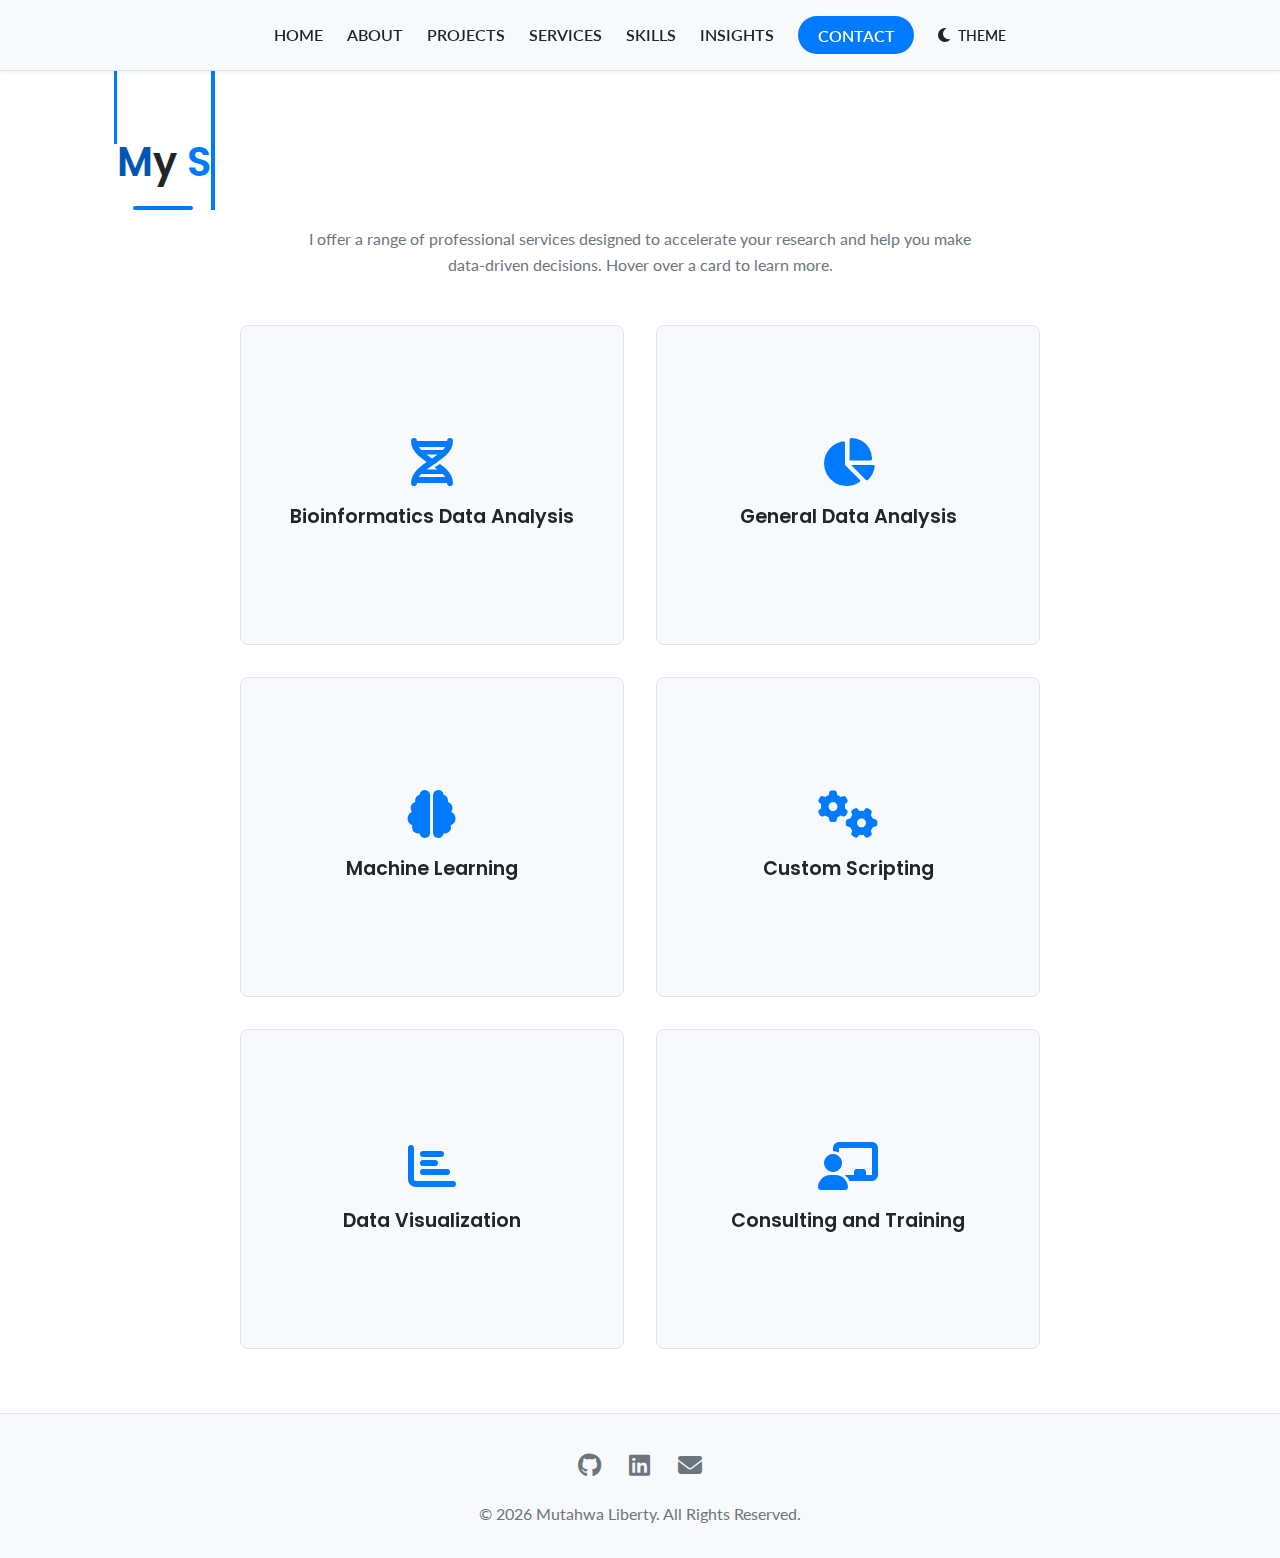
<file: services.html>
<!DOCTYPE html>
<html lang="en">
<head>
    <meta charset="UTF-8">
    <meta name="viewport" content="width=device-width, initial-scale=1.0">

    <title>Services | Mutahwa Liberty</title>
    <meta name="description" content="Professional bioinformatics and data analysis services offered by Mutahwa Liberty.">

    <!-- Meta, Favicon, and Font links -->
    <meta property="og:type" content="website">
    <meta property="og:url" content="https://libertymutahwa.github.io/zw/services.html">
    <meta property="og:title" content="Services | Mutahwa Liberty">
    <meta property="og:description" content="Bioinformatics, Data Analysis, Machine Learning, and Custom Scripting services to accelerate your research.">
    <meta property="og:image" content="https://libertymutahwa.github.io/zw/assets/images/social-preview.png">
    
    <meta property="twitter:card" content="summary_large_image">
    <meta property="twitter:url" content="https://libertymutahwa.github.io/zw/services.html">

    <link rel="apple-touch-icon" sizes="180x180" href="assets/images/apple-touch-icon.png">
    <link rel="icon" type="image/png" sizes="32x32" href="assets/images/favicon-32x32.png">
    <link rel="icon" type="image/png" sizes="16x16" href="assets/images/favicon-16x16.png">
    <link rel="manifest" href="assets/images/site.webmanifest">
    <link rel="shortcut icon" href="assets/images/favicon.ico">
    <link rel="preconnect" href="https://fonts.googleapis.com">
    <link rel="preconnect" href="https://fonts.gstatic.com" crossorigin>
    <link href="https://fonts.googleapis.com/css2?family=Poppins:wght@400;600;700&family=Lato:wght@400;700&display=swap" rel="stylesheet">
    <link rel="stylesheet" href="https://cdnjs.cloudflare.com/ajax/libs/font-awesome/6.5.1/css/all.min.css">
    <link rel="stylesheet" href="css/style.css">
</head>
<body>
    <!-- ======================= HEADER / NAVIGATION (CORRECTED) ======================= -->
    <header class="header">
        <nav class="navbar">
            <a href="/zw/" class="nav-logo">MUTAHWA LIBERTY</a>

            <div class="nav-right">
                <ul class="nav-menu" id="nav-menu">
                    <li class="nav-item"><a href="/zw/" class="nav-link">Home</a></li>
                    <li class="nav-item"><a href="/zw/about.html" class="nav-link">About</a></li>
                    <li class="nav-item"><a href="/zw/projects.html" class="nav-link">Projects</a></li>
                    <li class="nav-item"><a href="/zw/services.html" class="nav-link">Services</a></li>
                    <li class="nav-item"><a href="/zw/skills.html" class="nav-link">Skills</a></li>
                    <li class="nav-item"><a href="/zw/insights.html" class="nav-link">Insights</a></li>
                    <li class="nav-item"><a href="/zw/contact.html" class="nav-link nav-contact">Contact</a></li>

                    <!-- The theme toggle is now the last navigation item -->
                    <li class="nav-item">
                        <button class="theme-toggle" id="theme-toggle" aria-label="Toggle light/dark theme">
                            <i class="fas fa-moon"></i>
                            <i class="fas fa-sun"></i>
                            <span>Theme</span>
                        </button>
                    </li>
                </ul>
                <div class="nav-controls">
                    <!-- The hamburger is now the only thing in nav-controls -->
                    <div class="hamburger" id="hamburger" aria-controls="nav-menu" aria-expanded="false">
                        <span class="bar"></span><span class="bar"></span><span class="bar"></span>
                    </div>
                </div>
            </div>

        </nav>
    </header>

    <!-- ======================= MAIN CONTENT ======================= -->
    <main class="page-container">
        <section class="services-page">
            <div class="container">
                <h1 class="section-title" id="page-title" data-title="My Services"></h1>
                <p class="skills-intro">I offer a range of professional services designed to accelerate your research and help you make data-driven decisions. Hover over a card to learn more.</p>

                <div class="services-grid">
                    <!-- Service Card 1 -->
                    <div class="service-card fade-in">
                        <div class="service-card-inner">
                            <div class="service-card-front">
                                <i class="fas fa-dna"></i>
                                <h3>Bioinformatics Data Analysis</h3>
                            </div>
                            <div class="service-card-back">
                                <h4>Bioinformatics Data Analysis</h4>
                                <p>From raw sequencing data to actionable biological insights, ensuring rigorous statistical methods and clear results.</p>
                                <ul>
                                    <li>RNA-Seq and Differential Gene Expression</li>
                                    <li>Genomic Variant Analysis</li>
                                    <li>Functional Annotation and Pathway Analysis</li>
                                </ul>
                                <a href="/zw/contact.html" class="btn-link">Discuss a Project <i class="fas fa-arrow-right"></i></a>
                            </div>
                        </div>
                    </div>

                    <!-- Service Card 2 -->
                    <div class="service-card fade-in">
                        <div class="service-card-inner">
                            <div class="service-card-front">
                                <i class="fas fa-chart-pie"></i>
                                <h3>General Data Analysis</h3>
                            </div>
                            <div class="service-card-back">
                                <h4>General Data Analysis and Statistics</h4>
                                <p>Unlocking stories from any datasets from various fields, including clinical records and experimental results.</p>
                                <ul>
                                    <li>Exploratory Data Analysis (EDA)</li>
                                    <li>Statistical Hypothesis Testing</li>
                                    <li>Data Cleaning and Preprocessing</li>
                                </ul>
                                <a href="/zw/contact.html" class="btn-link">Discuss a Project <i class="fas fa-arrow-right"></i></a>
                            </div>
                        </div>
                    </div>

                    <!-- Service Card 3 -->
                    <div class="service-card fade-in">
                        <div class="service-card-inner">
                            <div class="service-card-front">
                                <i class="fas fa-brain"></i>
                                <h3>Machine Learning</h3>
                            </div>
                            <div class="service-card-back">
                                <h4>Machine Learning and Modeling</h4>
                                <p>Leveraging cutting-edge algorithms to uncover hidden patterns and make predictions from complex datasets.</p>
                                <ul>
                                    <li>Building and Validating Classifiers</li>
                                    <li>Developing Predictive Models</li>
                                    <li>Feature Selection and Biomarker Discovery</li>
                                </ul>
                                <a href="/zw/contact.html" class="btn-link">Discuss a Project <i class="fas fa-arrow-right"></i></a>
                            </div>
                        </div>
                    </div>

                    <!-- Service Card 4 -->
                    <div class="service-card fade-in">
                        <div class="service-card-inner">
                            <div class="service-card-front">
                                <i class="fas fa-cogs"></i>
                                <h3>Custom Scripting</h3>
                            </div>
                            <div class="service-card-back">
                                <h4>Custom Scripting and Pipelines</h4>
                                <p>Automating your repetitive analysis tasks to save time and ensure reproducibility using Python or R.</p>
                                <ul>
                                    <li>Automated Data Cleaning Workflows</li>
                                    <li>End-to-End Analysis Pipelines</li>
                                    <li>Custom File Format Parsing</li>
                                </ul>
                                <a href="/zw/contact.html" class="btn-link">Discuss a Project <i class="fas fa-arrow-right"></i></a>
                            </div>
                        </div>
                    </div>

                    <!-- Service Card 5 -->
                    <div class="service-card fade-in">
                        <div class="service-card-inner">
                            <div class="service-card-front">
                                <i class="fas fa-chart-bar"></i>
                                <h3>Data Visualization</h3>
                            </div>
                            <div class="service-card-back">
                                <h4>Data Visualization and Reporting</h4>
                                <p>Transforming complex data into clear, compelling, publication-quality figures and interactive dashboards.</p>
                                <ul>
                                    <li>Publication-Quality Plots (Heatmaps, etc.)</li>
                                    <li>Interactive Dashboards (R Shiny, Dash)</li>
                                    <li>Reproducible Reports (RMarkdown)</li>
                                </ul>
                                <a href="/zw/contact.html" class="btn-link">Discuss a Project <i class="fas fa-arrow-right"></i></a>
                            </div>
                        </div>
                    </div>

                    <!-- Service Card 6 -->
                    <div class="service-card fade-in">
                        <div class="service-card-inner">
                            <div class="service-card-front">
                                <i class="fas fa-chalkboard-teacher"></i>
                                <h3>Consulting and Training</h3>
                            </div>
                            <div class="service-card-back">
                                <h4>Bioinformatics Consulting</h4>
                                <p>Providing expert guidance for your research projects or helping you and your team build data analysis skills.</p>
                                <ul>
                                    <li>Experimental Design Guidance</li>
                                    <li>Analysis Strategy Development</li>
                                    <li>One-on-One Training Sessions</li>
                                </ul>
                                <a href="/zw/contact.html" class="btn-link">Discuss a Project <i class="fas fa-arrow-right"></i></a>
                            </div>
                        </div>
                    </div>
                </div>
            </div>
        </section>
    </main>

    <!-- ======================= FOOTER ======================= -->
    <footer class="footer">
        <div class="container footer-container">
            <div class="footer-socials">
                 <a href="https://github.com/libertymutahwa" target="_blank" aria-label="GitHub"><i class="fab fa-github"></i></a>
                <a href="https://www.linkedin.com/in/mutahwa-liberty/" target="_blank" aria-label="LinkedIn"><i class="fab fa-linkedin"></i></a>
                <a href="mailto:mutahwaliberty@gmail.com" aria-label="Email"><i class="fas fa-envelope"></i></a>
            </div>
            <p>© <span id="year"></span> Mutahwa Liberty. All Rights Reserved.</p>
        </div>
    </footer>
    
    <script src="js/main.js"></script>
</body>
</html>
</file>
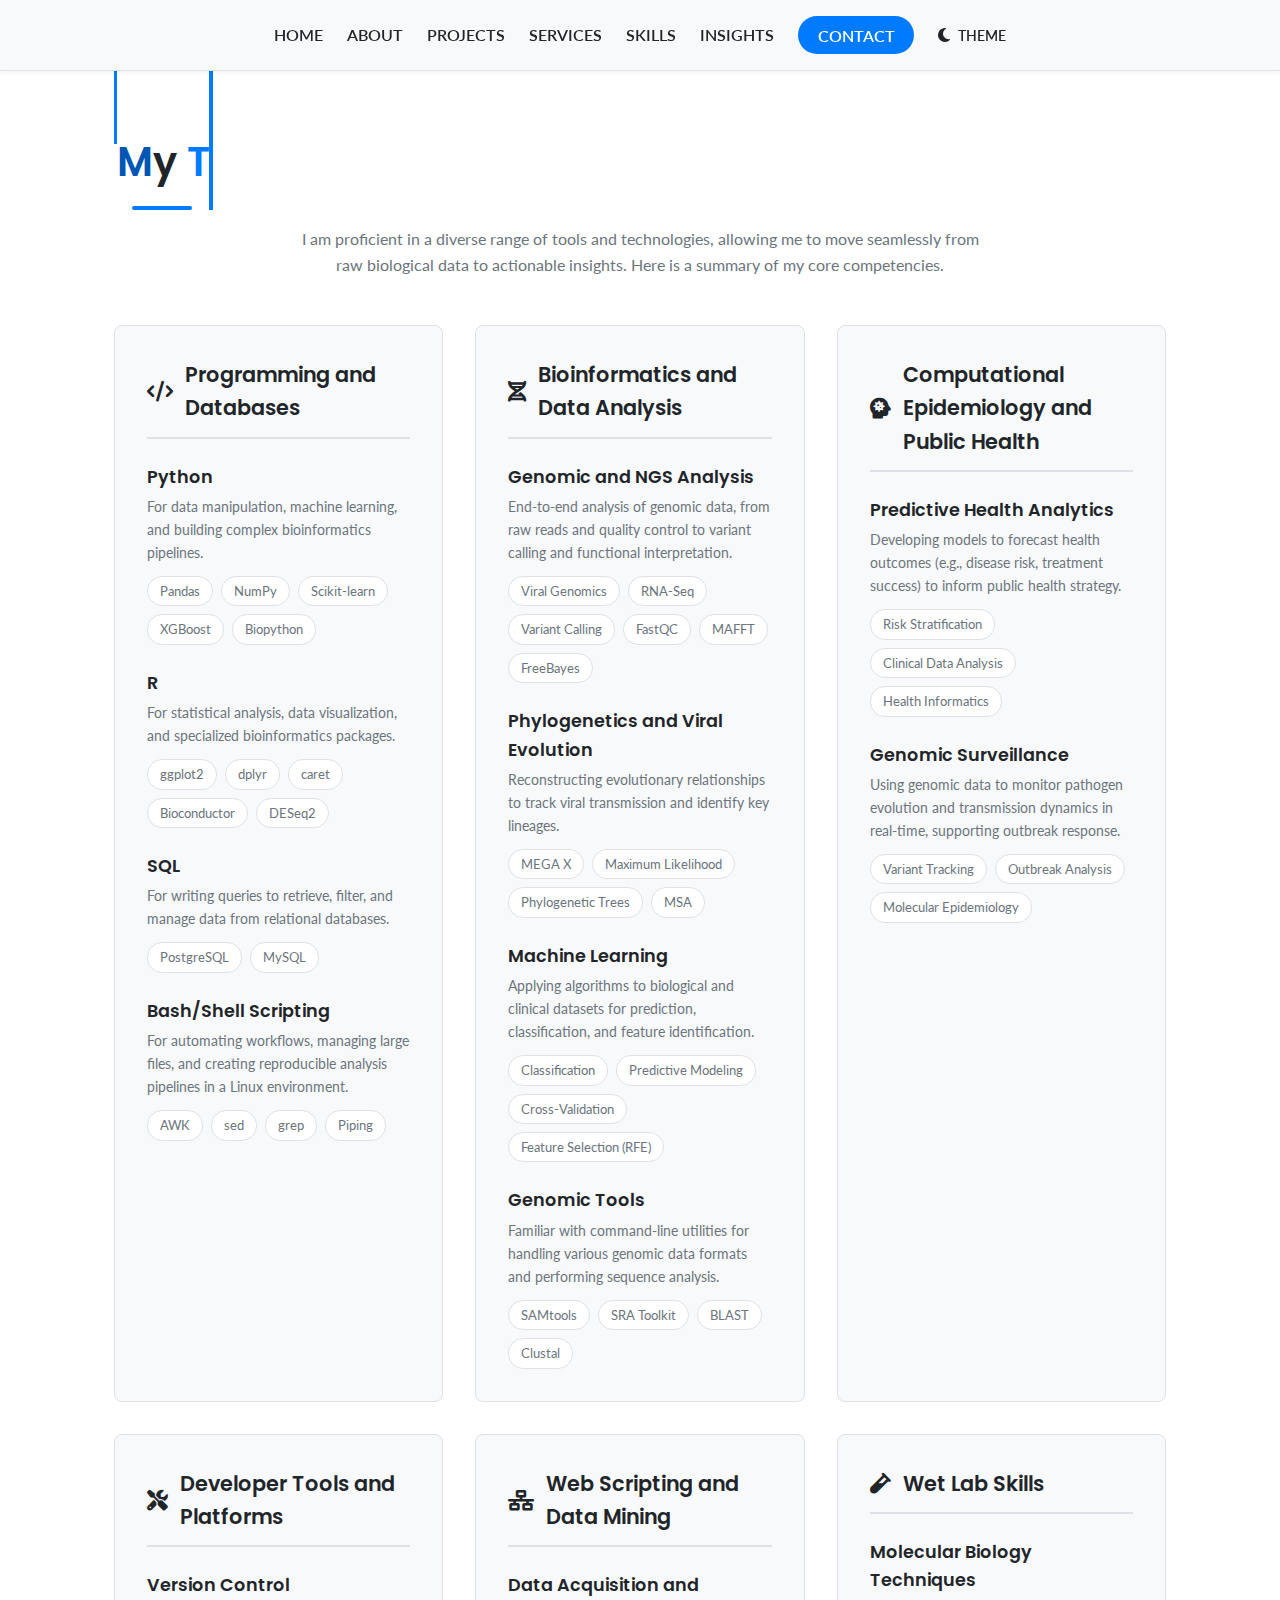
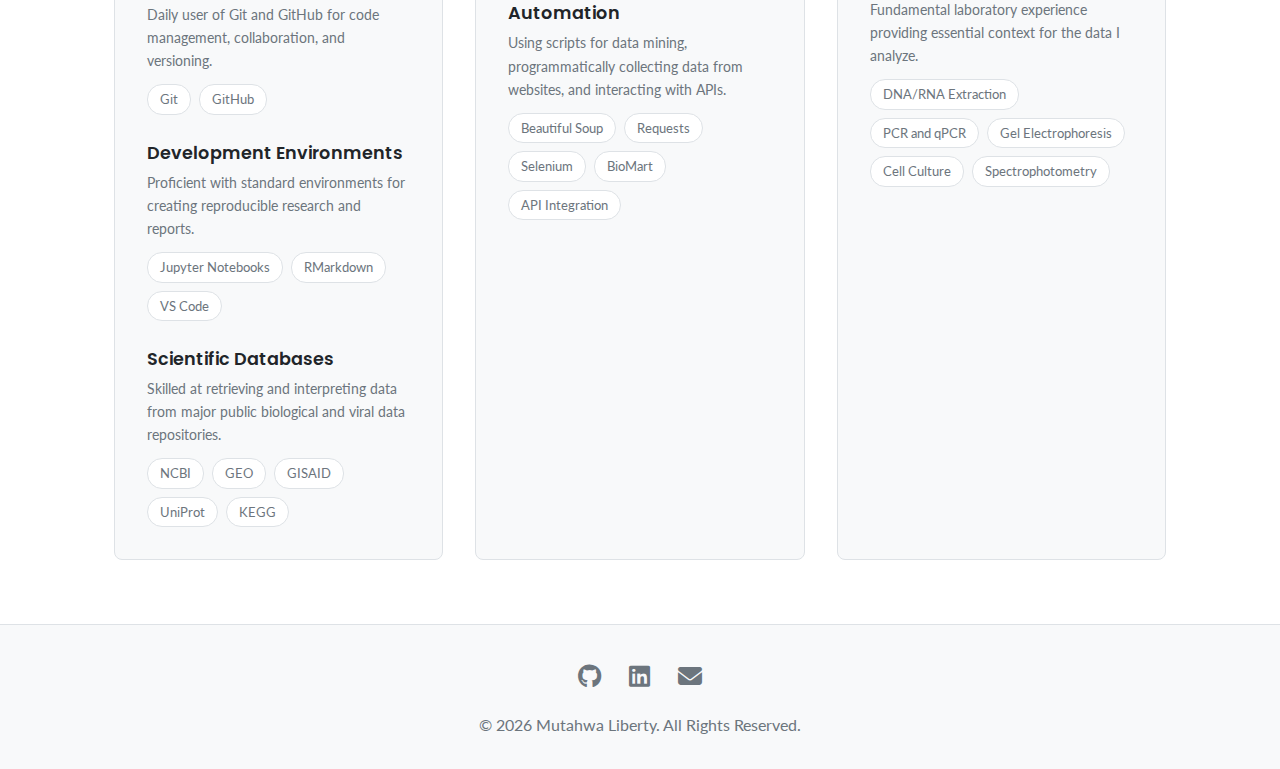
<file: skills.html>
<!DOCTYPE html>
<html lang="en">
<head>
    <meta charset="UTF-8">
    <meta name="viewport" content="width=device-width, initial-scale=1.0">
    
    <title>Technical Skills | Mutahwa Liberty</title>
    <meta name="description" content="A detailed overview of the technical skills and tools used by Mutahwa Liberty, including Python, R, machine learning, and bioinformatics pipelines.">

    <!-- Meta and Favicon links -->
    <meta property="og:type" content="website">
    <meta property="og:url" content="https://libertymutahwa.github.io/zw/skills.html">
    <meta property="og:title" content="My Technical Toolbox | Mutahwa Liberty">
    <meta property="og:description" content="Proficient in a diverse range of tools and technologies, from Python and R to NGS data analysis and machine learning.">
    <meta property="og:image" content="https://libertymutahwa.github.io/zw/assets/images/social-preview.png">
    
    <meta property="twitter:card" content="summary_large_image">
    <meta property="twitter:url" content="https://libertymutahwa.github.io/zw/skills.html">

    <link rel="apple-touch-icon" sizes="180x180" href="assets/images/apple-touch-icon.png">
    <link rel="icon" type="image/png" sizes="32x32" href="assets/images/favicon-32x32.png">
    <link rel="icon" type="image/png" sizes="16x16" href="assets/images/favicon-16x16.png">
    <link rel="manifest" href="assets/images/site.webmanifest">
    <link rel="shortcut icon" href="assets/images/favicon.ico">

    <!-- Fonts and Stylesheets -->
    <link rel="preconnect" href="https://fonts.googleapis.com">
    <link rel="preconnect" href="https://fonts.gstatic.com" crossorigin>
    <link href="https://fonts.googleapis.com/css2?family=Poppins:wght@400;600;700&family=Lato:wght@400;700&display=swap" rel="stylesheet">
    <link rel="stylesheet" href="https://cdnjs.cloudflare.com/ajax/libs/font-awesome/6.5.1/css/all.min.css">
    <link rel="stylesheet" href="css/style.css">
</head>
<body>
    <!-- ======================= HEADER / NAVIGATION ======================= -->
    <header class="header">
        <nav class="navbar">
            <a href="/zw/" class="nav-logo">MUTAHWA LIBERTY</a>
            
            <div class="nav-right">
                <ul class="nav-menu" id="nav-menu">
                    <li class="nav-item"><a href="/zw/" class="nav-link">Home</a></li>
                    <li class="nav-item"><a href="/zw/about.html" class="nav-link">About</a></li>
                    <li class="nav-item"><a href="/zw/projects.html" class="nav-link">Projects</a></li>
                    <li class="nav-item"><a href="/zw/services.html" class="nav-link">Services</a></li>
                    <li class="nav-item"><a href="/zw/skills.html" class="nav-link">Skills</a></li>
                    <li class="nav-item"><a href="/zw/insights.html" class="nav-link">Insights</a></li>
                    <li class="nav-item"><a href="/zw/contact.html" class="nav-link nav-contact">Contact</a></li>
                    
                    <li class="nav-item">
                        <button class="theme-toggle" id="theme-toggle" aria-label="Toggle light/dark theme">
                            <i class="fas fa-moon"></i><i class="fas fa-sun"></i><span>Theme</span>
                        </button>
                    </li>
                </ul>
                <div class="nav-controls">
                    <div class="hamburger" id="hamburger" aria-controls="nav-menu" aria-expanded="false">
                        <span class="bar"></span><span class="bar"></span><span class="bar"></span>
                    </div>
                </div>
            </div>

        </nav>
    </header>

    <!-- ======================= MAIN CONTENT ======================= -->
    <main class="page-container">
        <section class="skills-page">
            <div class="container">
                <h1 class="section-title" id="page-title" data-title="My Technical Toolbox"></h1>
                <p class="skills-intro">I am proficient in a diverse range of tools and technologies, allowing me to move seamlessly from raw biological data to actionable insights. Here is a summary of my core competencies.</p>

                <div class="skills-grid">
                    <!-- Programming and Databases -->
                    <div class="skill-category fade-in">
                        <h3><i class="fas fa-code"></i> Programming and Databases</h3>
                        <div class="skill-item">
                            <h4>Python</h4>
                            <p>For data manipulation, machine learning, and building complex bioinformatics pipelines.</p>
                            <div class="skill-tags">
                                <span>Pandas</span><span>NumPy</span><span>Scikit-learn</span><span>XGBoost</span><span>Biopython</span>
                            </div>
                        </div>
                        <div class="skill-item">
                            <h4>R</h4>
                            <p>For statistical analysis, data visualization, and specialized bioinformatics packages.</p>
                            <div class="skill-tags">
                                <span>ggplot2</span><span>dplyr</span><span>caret</span><span>Bioconductor</span><span>DESeq2</span>
                            </div>
                        </div>
                        <div class="skill-item">
                            <h4>SQL</h4>
                            <p>For writing queries to retrieve, filter, and manage data from relational databases.</p>
                            <div class="skill-tags">
                                <span>PostgreSQL</span><span>MySQL</span>
                            </div>
                        </div>
                        <div class="skill-item">
                            <h4>Bash/Shell Scripting</h4>
                            <p>For automating workflows, managing large files, and creating reproducible analysis pipelines in a Linux environment.</p>
                            <div class="skill-tags">
                                <span>AWK</span><span>sed</span><span>grep</span><span>Piping</span>
                            </div>
                        </div>
                    </div>

                    <!-- Bioinformatics and Data Analysis -->
                    <div class="skill-category fade-in">
                        <h3><i class="fas fa-dna"></i> Bioinformatics and Data Analysis</h3>
                        <div class="skill-item">
                            <h4>Genomic and NGS Analysis</h4>
                            <p>End-to-end analysis of genomic data, from raw reads and quality control to variant calling and functional interpretation.</p>
                            <div class="skill-tags">
                                <span>Viral Genomics</span><span>RNA-Seq</span><span>Variant Calling</span><span>FastQC</span><span>MAFFT</span><span>FreeBayes</span>
                            </div>
                        </div>
                         <div class="skill-item">
                            <h4>Phylogenetics and Viral Evolution</h4>
                            <p>Reconstructing evolutionary relationships to track viral transmission and identify key lineages.</p>
                            <div class="skill-tags">
                                <span>MEGA X</span><span>Maximum Likelihood</span><span>Phylogenetic Trees</span><span>MSA</span>
                            </div>
                        </div>
                        <div class="skill-item">
                            <h4>Machine Learning</h4>
                            <p>Applying algorithms to biological and clinical datasets for prediction, classification, and feature identification.</p>
                            <div class="skill-tags">
                                <span>Classification</span><span>Predictive Modeling</span><span>Cross-Validation</span><span>Feature Selection (RFE)</span>
                            </div>
                        </div>
                         <div class="skill-item">
                            <h4>Genomic Tools</h4>
                            <p>Familiar with command-line utilities for handling various genomic data formats and performing sequence analysis.</p>
                            <div class="skill-tags">
                                <span>SAMtools</span><span>SRA Toolkit</span><span>BLAST</span><span>Clustal</span>
                            </div>
                        </div>
                    </div>
                    
                    <!-- NEW: Computational Epidemiology -->
                    <div class="skill-category fade-in">
                        <h3><i class="fas fa-head-side-virus"></i> Computational Epidemiology and Public Health</h3>
                        <div class="skill-item">
                            <h4>Predictive Health Analytics</h4>
                            <p>Developing models to forecast health outcomes (e.g., disease risk, treatment success) to inform public health strategy.</p>
                            <div class="skill-tags">
                                <span>Risk Stratification</span><span>Clinical Data Analysis</span><span>Health Informatics</span>
                            </div>
                        </div>
                        <div class="skill-item">
                            <h4>Genomic Surveillance</h4>
                            <p>Using genomic data to monitor pathogen evolution and transmission dynamics in real-time, supporting outbreak response.</p>
                            <div class="skill-tags">
                                <span>Variant Tracking</span><span>Outbreak Analysis</span><span>Molecular Epidemiology</span>
                            </div>
                        </div>
                    </div>


                    <!-- Developer Tools and Platforms -->
                    <div class="skill-category fade-in">
                        <h3><i class="fas fa-tools"></i> Developer Tools and Platforms</h3>
                        <div class="skill-item">
                            <h4>Version Control</h4>
                            <p>Daily user of Git and GitHub for code management, collaboration, and versioning.</p>
                            <div class="skill-tags">
                                <span>Git</span><span>GitHub</span>
                            </div>
                        </div>
                        <div class="skill-item">
                            <h4>Development Environments</h4>
                            <p>Proficient with standard environments for creating reproducible research and reports.</p>
                            <div class="skill-tags">
                                <span>Jupyter Notebooks</span><span>RMarkdown</span><span>VS Code</span>
                            </div>
                        </div>
                        <div class="skill-item">
                            <h4>Scientific Databases</h4>
                            <p>Skilled at retrieving and interpreting data from major public biological and viral data repositories.</p>
                            <div class="skill-tags">
                                <span>NCBI</span><span>GEO</span><span>GISAID</span><span>UniProt</span><span>KEGG</span>
                            </div>
                        </div>
                    </div>

                    <!-- Web Scripting and Data Mining -->
                    <div class="skill-category fade-in">
                        <h3><i class="fas fa-network-wired"></i> Web Scripting and Data Mining</h3>
                        <div class="skill-item">
                            <h4>Data Acquisition and Automation</h4>
                            <p>Using scripts for data mining, programmatically collecting data from websites, and interacting with APIs.</p>
                            <div class="skill-tags">
                                <span>Beautiful Soup</span><span>Requests</span><span>Selenium</span><span>BioMart</span><span>API Integration</span>
                            </div>
                        </div>
                    </div>

                    <!-- Wet Lab Skills -->
                    <div class="skill-category fade-in">
                        <h3><i class="fas fa-vial"></i> Wet Lab Skills</h3>
                        <div class="skill-item">
                            <h4>Molecular Biology Techniques</h4>
                            <p>Fundamental laboratory experience providing essential context for the data I analyze.</p>
                            <div class="skill-tags">
                                <span>DNA/RNA Extraction</span><span>PCR and qPCR</span><span>Gel Electrophoresis</span><span>Cell Culture</span><span>Spectrophotometry</span>
                            </div>
                        </div>
                    </div>

                </div>
            </div>
        </section>
    </main>

    <!-- ======================= FOOTER ======================= -->
    <footer class="footer">
        <div class="container footer-container">
            <div class="footer-socials">
                 <a href="https://github.com/libertymutahwa" target="_blank" aria-label="GitHub"><i class="fab fa-github"></i></a>
                <a href="https://www.linkedin.com/in/mutahwa-liberty/" target="_blank" aria-label="LinkedIn"><i class="fab fa-linkedin"></i></a>
                <a href="mailto:mutahwaliberty@gmail.com" aria-label="Email"><i class="fas fa-envelope"></i></a>
            </div>
            <p>© <span id="year"></span> Mutahwa Liberty. All Rights Reserved.</p>
        </div>
    </footer>
    
    <script src="js/main.js"></script>
</body>
</html>
</file>
<file: css/style.css>
/* ======================= VARIABLES ======================= */
:root {
    --primary-color: #007bff;
    --primary-hover-color: #0056b3;
    --secondary-color: #6c757d;
    --secondary-hover-color: #5a6268;
    --background-color: #ffffff;
    --surface-color: #f8f9fa;
    --text-color: #212529;
    --border-color: #dee2e6;
    --header-height: 70px;
    --font-primary: 'Poppins', sans-serif;
    --font-secondary: 'Lato', sans-serif;
}

body.dark-theme {
    --primary-color: #4dabf7;
    --primary-hover-color: #74c0fc;
    --secondary-color: #868e96;
    --secondary-hover-color: #adb5bd;
    --background-color: #121212;
    --surface-color: #1e1e1e;
    --text-color: #e0e0e0;
    --border-color: #333;
}


/* ======================= GLOBAL STYLES ======================= */
* {
    margin: 0;
    padding: 0;
    box-sizing: border-box;
}

body {
    font-family: var(--font-secondary);
    background-color: var(--background-color);
    color: var(--text-color);
    transition: background-color 0.3s, color 0.3s;
    line-height: 1.6;
}

h1, h2, h3, h4 {
    font-family: var(--font-primary);
    font-weight: 600;
}

a {
    color: var(--primary-color);
    text-decoration: none;
}

a:hover {
    text-decoration: underline;
}

.container {
    max-width: 1100px;
    margin: 0 auto;
    padding: 0 1.5rem;
}

.section-title {
    font-size: 2.5rem;
    margin-bottom: 2rem;
    text-align: center;
    position: relative;
    padding-bottom: 1rem;
}

.section-title::after {
    content: '';
    position: absolute;
    bottom: 0;
    left: 50%;
    transform: translateX(-50%);
    width: 60px;
    height: 4px;
    background-color: var(--primary-color);
    border-radius: 2px;
}


/* ======================= HEADER / NAVIGATION ======================= */
.header {
    background-color: var(--surface-color);
    box-shadow: 0 2px 4px rgba(0,0,0,0.05);
    position: fixed;
    top: 0;
    left: 0;
    width: 100%;
    z-index: 1000;
    border-bottom: 1px solid var(--border-color);
}

body.dark-theme .header {
    box-shadow: 0 2px 4px rgba(0,0,0,0.2);
}

.navbar {
    display: flex;
    justify-content: center;
    align-items: center;
    height: var(--header-height);
    padding: 0 2rem;
}

.nav-logo {
    font-family: var(--font-primary);
    font-size: 1.5rem;
    font-weight: 700;
    color: var(--text-color);
    text-decoration: none;
}

.nav-menu {
    display: flex;
    list-style: none;
    gap: 1.5rem;
    align-items: center;
}

.nav-item {
    padding: 0;
}

.nav-link {
    color: var(--text-color);
    text-decoration: none;
    font-weight: 600;
    padding: 0.5rem 0;
    position: relative;
    transition: color 0.3s ease;
    text-transform: uppercase;
}

.nav-link::after {
    content: '';
    position: absolute;
    bottom: 0;
    left: 0;
    width: 0;
    height: 2px;
    background-color: var(--primary-color);
    transition: width 0.3s ease;
}

.nav-link:hover, .nav-link.active {
    color: var(--primary-color);
}

.nav-link:hover::after, .nav-link.active::after {
    width: 100%;
}

.nav-contact {
    background-color: var(--primary-color);
    color: white;
    padding: 0.6rem 1.2rem;
    border-radius: 50px;
    transition: background-color 0.3s;
}

.nav-contact:hover {
    background-color: var(--primary-hover-color);
    color: white;
    text-decoration: none;
}

.nav-contact:hover::after {
    width: 0;
}

.nav-controls {
    display: flex;
    align-items: center;
}

.theme-toggle {
    background: none;
    border: none;
    color: var(--text-color);
    font-size: 1rem;
    font-weight: 600;
    font-family: inherit;
    cursor: pointer;
    display: flex;
    align-items: center;
    padding: 0.5rem 0;
    transition: color 0.3s ease;
    text-transform: uppercase;
}

.theme-toggle:hover {
    color: var(--primary-color);
}

.theme-toggle .fa-sun {
    display: none;
}

body.dark-theme .theme-toggle .fa-sun {
    display: block;
}

body.dark-theme .theme-toggle .fa-moon {
    display: none;
}

.hamburger {
    display: none;
    cursor: pointer;
}

.bar {
    display: block;
    width: 25px;
    height: 3px;
    margin: 5px auto;
    transition: all 0.3s ease-in-out;
    background-color: var(--text-color);
}


/* ======================= MAIN CONTENT PADDING ======================= */
main {
    padding-top: var(--header-height);
}

.page-container {
    padding-top: 4rem;
    padding-bottom: 4rem;
}


/* ======================= HERO SECTION ======================= */
.hero {
    display: flex;
    align-items: center;
    justify-content: center;
    min-height: calc(100vh - var(--header-height));
    text-align: center;
    background-color: var(--surface-color);
    padding: 2rem;
}

.hero-text {
    max-width: 800px;
}

.hero-subtitle {
    font-size: 1.2rem;
    font-weight: 400;
    color: var(--secondary-color);
}

.hero-title {
    font-size: 3.5rem;
    font-weight: 700;
    margin: 0.5rem 0;
    line-height: 1.2;
}

.typewriter-cursor {
    border-right: 4px solid var(--primary-color);
    animation: blink 1s step-end infinite;
}

.hero-description {
    font-size: 1.2rem;
    max-width: 600px;
    margin: 1.5rem auto;
    color: var(--secondary-color);
}

.hero-buttons {
    margin-top: 2rem;
    display: flex;
    justify-content: center;
    gap: 1rem;
}

.btn {
    display: inline-block;
    padding: 0.8rem 1.8rem;
    border-radius: 50px;
    text-decoration: none;
    font-weight: 600;
    transition: all 0.3s ease;
    border: 2px solid transparent;
}

.btn-primary {
    background-color: var(--primary-color);
    color: white;
}

.btn-primary:hover {
    background-color: var(--primary-hover-color);
    transform: translateY(-2px);
    box-shadow: 0 4px 10px rgba(0,0,0,0.1);
    text-decoration: none;
}

.btn-secondary {
    background-color: transparent;
    color: var(--text-color);
    border-color: var(--border-color);
}

.btn-secondary:hover {
    background-color: var(--text-color);
    color: var(--background-color);
    border-color: var(--text-color);
    transform: translateY(-2px);
    box-shadow: 0 4px 10px rgba(0,0,0,0.1);
    text-decoration: none;
}


/* ======================= ABOUT SNIPPET ======================= */
.about-snippet {
    padding: 5rem 0;
}

.about-container {
    display: flex;
    align-items: center;
    gap: 3rem;
}

.about-image {
    flex-basis: 35%;
}

.about-image img {
    width: 100%;
    border-radius: 10px;
    box-shadow: 0 10px 20px rgba(0,0,0,0.1);
}

.about-text {
    flex-basis: 65%;
}

.about-text h2 {
    font-size: 2rem;
    margin-bottom: 1rem;
}

.about-text p {
    margin-bottom: 1.5rem;
    color: var(--secondary-color);
}

.btn-link {
    font-weight: 600;
    color: var(--primary-color);
    text-decoration: none;
    display: inline-flex;
    align-items: center;
    gap: 0.5rem;
    transition: transform 0.3s ease;
}

.btn-link:hover {
    transform: translateX(5px);
    text-decoration: none;
}


/* ======================= FEATURED PROJECTS ======================= */
.featured-projects {
    padding: 5rem 0;
    background-color: var(--surface-color);
}

.projects-grid {
    display: grid;
    grid-template-columns: repeat(auto-fit, minmax(300px, 1fr));
    gap: 2rem;
}

.project-card {
    background-color: var(--background-color);
    border-radius: 10px;
    overflow: hidden;
    box-shadow: 0 4px 15px rgba(0,0,0,0.05);
    transition: transform 0.3s, box-shadow 0.3s;
    border: 1px solid var(--border-color);
    display: flex;
    flex-direction: column;
}

.project-card:hover {
    transform: translateY(-5px);
    box-shadow: 0 8px 25px rgba(0,0,0,0.1);
}

.project-image {
    width: 100%;
    height: 200px;
    object-fit: cover;
}

.project-content {
    padding: 1.5rem;
    flex-grow: 1;
    display: flex;
    flex-direction: column;
}

.project-title {
    font-size: 1.25rem;
    margin-bottom: 0.5rem;
}

.project-description {
    color: var(--secondary-color);
    font-size: 0.9rem;
    margin-bottom: 1rem;
    flex-grow: 1;
}

.project-tags {
    display: flex;
    flex-wrap: wrap;
    gap: 0.5rem;
    margin-bottom: 1rem;
}

.project-tags span {
    background-color: var(--surface-color);
    color: var(--secondary-color);
    padding: 0.25rem 0.75rem;
    border-radius: 15px;
    font-size: 0.8rem;
    border: 1px solid var(--border-color);
}


/* ======================= FOOTER ======================= */
.footer {
    background-color: var(--surface-color);
    color: var(--secondary-color);
    padding: 2rem 0;
    text-align: center;
    border-top: 1px solid var(--border-color);
}

.footer-socials {
    margin-bottom: 1rem;
}

.footer-socials a {
    color: var(--secondary-color);
    font-size: 1.5rem;
    margin: 0 0.75rem;
    transition: color 0.3s;
}

.footer-socials a:hover {
    color: var(--primary-color);
}


/* ======================= ANIMATIONS ======================= */
@keyframes fadeInAnimation {
    from {
        opacity: 0;
        transform: translateY(20px);
    }
    to {
        opacity: 1;
        transform: translateY(0);
    }
}

@keyframes blink {
    50% {
        border-color: transparent;
    }
}


/* ======================= RESPONSIVE DESIGN ======================= */
@media (max-width: 850px) {
    .navbar {
        justify-content: space-between;
    }

    .nav-menu {
        position: fixed;
        left: -100%;
        top: var(--header-height);
        flex-direction: column;
        background-color: var(--surface-color);
        width: 100%;
        text-align: center;
        transition: 0.3s;
        box-shadow: 0 10px 20px rgba(0,0,0,0.1);
        padding: 2rem 0;
    }

    .nav-menu.active {
        left: 0;
    }

    .nav-item {
        margin: 1rem 0;
    }
    
    .nav-contact {
        width: 80%;
        margin: 1rem auto;
        display: block;
    }

    .hamburger {
        display: block;
        z-index: 1001;
    }

    .hamburger.active .bar:nth-child(2) {
        opacity: 0;
    }

    .hamburger.active .bar:nth-child(1) {
        transform: translateY(8px) rotate(45deg);
    }

    .hamburger.active .bar:nth-child(3) {
        transform: translateY(-8px) rotate(-45deg);
    }
    
    .about-container {
        flex-direction: column;
        text-align: center;
    }
    
    .hero-title {
        font-size: 2.5rem;
    }
}

@media (max-width: 480px) {
    .hero-title {
        font-size: 2rem;
    }
    .hero-description {
        font-size: 1rem;
    }
    .hero-buttons {
        flex-direction: column;
    }
}


/* ======================= PAGE SPECIFIC STYLES ======================= */

/* --- Universal Page Title --- */
#page-title::before {
    content: attr(data-title);
    font-size: 2.5rem;
    margin-bottom: 2rem;
    text-align: center;
    position: relative;
    padding-bottom: 1rem;
}

/* --- About Page --- */
.about-page-header {
    display: flex;
    flex-direction: column;
    align-items: center;
    text-align: center;
    margin-bottom: 3rem;
}
.about-page-photo {
    width: 150px;
    height: 150px;
    border-radius: 50%;
    object-fit: cover;
    margin-bottom: 1.5rem;
    box-shadow: 0 5px 15px rgba(0,0,0,0.1);
}
.about-page-intro h1 { margin-bottom: 1rem; }
.lead-text {
    font-size: 1.2rem;
    max-width: 700px;
    color: var(--secondary-color);
}
.about-page-content h2 {
    font-size: 1.8rem;
    margin-top: 2rem;
    margin-bottom: 1rem;
    color: var(--primary-color);
}
.section-divider {
    border: 0;
    height: 1px;
    background: var(--border-color);
    margin: 4rem 0;
}
.credentials-section {
    display: grid;
    grid-template-columns: repeat(auto-fit, minmax(280px, 1fr));
    gap: 2rem;
}
.credential-block h3 {
    font-size: 1.2rem;
    margin-bottom: 1rem;
    display: flex;
    align-items: center;
    gap: 0.75rem;
}
.credential-block h4 { font-size: 1.1rem; }
.credential-block p, .credential-block ul {
    color: var(--secondary-color);
    margin-top: 0.5rem;
}
.credential-block ul {
    list-style-position: inside;
    padding-left: 0;
}

/* --- Contact Page --- */
.contact-content { max-width: 800px; margin: 0 auto; text-align: center; }
.contact-subtitle { margin-bottom: 3rem; font-size: 1.1rem; color: var(--secondary-color); }
.contact-methods { display: grid; grid-template-columns: repeat(auto-fit, minmax(250px, 1fr)); gap: 2rem; text-align: center; margin-bottom: 3rem; }
.contact-method i { font-size: 2.5rem; color: var(--primary-color); margin-bottom: 1rem; }
.contact-method h3 { margin-bottom: 0.5rem; }
.contact-method p { font-size: 0.9rem; color: var(--secondary-color); margin-bottom: 1rem; }
.contact-method a { word-break: break-all; }
.contact-phone { display: block; margin-top: 0.5rem; }
.contact-form { background: var(--surface-color); padding: 2rem; border-radius: 8px; border: 1px solid var(--border-color); }
.contact-form h2 { margin-bottom: 1.5rem; }
.form-group { display: flex; flex-direction: column; gap: 1rem; margin-bottom: 1.5rem; }
.form-group input, .form-group textarea {
    width: 100%;
    padding: 0.8rem;
    border: 1px solid var(--border-color);
    border-radius: 4px;
    background-color: var(--background-color);
    color: var(--text-color);
    font-family: inherit;
}
.contact-form button { width: 100%; padding: 1rem; font-size: 1rem; }

/* --- Projects Page --- */
.project-case-study {
    display: flex;
    gap: 2.5rem;
    background-color: var(--surface-color);
    padding: 2.5rem;
    border-radius: 8px;
    border: 1px solid var(--border-color);
    margin-bottom: 3rem;
}
.project-case-study:last-child { margin-bottom: 0; }
.project-cs-image { flex: 0 0 300px; }
.project-cs-image img { width: 100%; border-radius: 8px; }
.project-cs-content h3 { font-size: 1.8rem; margin-bottom: 1rem; }
.project-cs-content p { margin-bottom: 1rem; color: var(--secondary-color); }
.project-cs-content .btn { margin-top: 1rem; }
.btn.disabled { background-color: var(--secondary-color); color: var(--surface-color); cursor: not-allowed; }
.btn.disabled:hover { transform: none; box-shadow: none; }

/* --- Skills Page --- */
.skills-intro { text-align: center; max-width: 700px; margin: -1rem auto 3rem auto; color: var(--secondary-color); }
.skills-grid { display: grid; grid-template-columns: repeat(auto-fit, minmax(300px, 1fr)); gap: 2rem; }
.skill-category { background-color: var(--surface-color); padding: 2rem; border-radius: 8px; border: 1px solid var(--border-color); }
.skill-category h3 { font-size: 1.3rem; margin-bottom: 1.5rem; display: flex; align-items: center; gap: 0.75rem; border-bottom: 2px solid var(--border-color); padding-bottom: 0.75rem; }
.skill-item { margin-bottom: 1.5rem; }
.skill-item:last-child { margin-bottom: 0; }
.skill-item h4 { font-size: 1.1rem; margin-bottom: 0.25rem; }
.skill-item p { font-size: 0.9rem; color: var(--secondary-color); margin-bottom: 0.75rem; }
.skill-tags { display: flex; flex-wrap: wrap; gap: 0.5rem; }
.skill-tags span { background-color: var(--background-color); border: 1px solid var(--border-color); color: var(--secondary-color); font-size: 0.8rem; padding: 0.25rem 0.75rem; border-radius: 15px; }

/* --- Services Page (Updated for 2x3 grid and responsive cards) --- */
.services-grid {
    display: grid;
    grid-template-columns: 1fr;
    gap: 2rem;
    max-width: 800px;
    margin: 0 auto;
}
@media (min-width: 768px) {
    .services-grid {
        grid-template-columns: repeat(2, 1fr);
    }
}
.service-card {
    background-color: transparent;
    min-height: 320px; /* <-- THIS IS THE KEY CHANGE TO MAKE CARDS BIGGER */
    perspective: 1000px;
}
.service-card-inner {
    position: relative;
    width: 100%;
    height: 100%;
    transition: transform 0.8s;
    transform-style: preserve-3d;
}
.service-card:hover .service-card-inner {
    transform: rotateY(180deg);
}
.service-card-front, .service-card-back {
    position: absolute;
    width: 100%;
    height: 100%;
    -webkit-backface-visibility: hidden;
    backface-visibility: hidden;
    display: flex;
    flex-direction: column;
    align-items: center;
    justify-content: center;
    padding: 2rem;
    border-radius: 8px;
    border: 1px solid var(--border-color);
    text-align: center;
}
.service-card-front { background-color: var(--surface-color); }
.service-card-front i { font-size: 3rem; color: var(--primary-color); margin-bottom: 1rem; }
.service-card-front h3 { font-size: 1.2rem; }
.service-card-back {
    background-color: var(--primary-color);
    color: white;
    transform: rotateY(180deg);
    padding: 1.5rem;
}
.service-card-back h4 { font-size: 1.2rem; margin-bottom: 0.75rem; }
.service-card-back p { font-size: 0.9rem; margin-bottom: 1rem; }
.service-card-back ul { list-style: none; padding: 0; margin-bottom: 1.5rem; font-size: 0.85rem; }
.service-card-back .btn-link { color: white; border: 1px solid white; padding: 0.5rem 1rem; border-radius: 20px; }
.service-card-back .btn-link:hover { background: rgba(255,255,255,0.2); }

/* --- Insights Page --- */
.insights-grid { display: grid; grid-template-columns: repeat(auto-fit, minmax(320px, 1fr)); gap: 2rem; }
.insight-card { background-color: var(--surface-color); border-radius: 8px; overflow: hidden; border: 1px solid var(--border-color); }
.insight-image { width: 100%; height: 200px; object-fit: cover; }
.insight-content { padding: 1.5rem; }
.insight-meta { font-size: 0.8rem; color: var(--secondary-color); margin-bottom: 0.5rem; text-transform: uppercase; }
.insight-title { font-size: 1.25rem; margin-bottom: 0.75rem; }
.insight-excerpt { font-size: 0.9rem; color: var(--secondary-color); margin-bottom: 1rem; }


/* --- Responsive Fixes for Pages --- */
@media (max-width: 768px) {
    .project-case-study { flex-direction: column; }
    .project-cs-image { flex: 0 0 auto; width: 100%; height: 250px; object-fit: cover; }
    .form-group { flex-direction: column; }
}

/* ======================= REFINED & RESTORED STYLES ======================= */

/* Hides the text logo in the navigation bar */
.nav-logo {
    display: none;
}

.nav-right {
    display: flex;
    align-items: center;
}

.theme-toggle span {
    margin-left: 8px;
    font-size: 0.9rem;
}

@media (max-width: 850px) {
    .theme-toggle span {
        display: none;
    }
}

/* Color for the homepage typewriter effect */
#typing-text {
    color: var(--primary-color);
}

/* Big, multi-colored style for your name in the hero section */
#artistic-name {
    font-size: 4.5rem;
    font-weight: 700;
    margin-bottom: 1.5rem;
    background: linear-gradient(90deg, #4dabf7, #da77f2, #f783ac);
    -webkit-background-clip: text;
    background-clip: text;
    color: transparent;
}
@media (max-width: 768px) {
    #artistic-name { font-size: 3rem; line-height: 1.2; }
}
@media (max-width: 480px) {
    #artistic-name { font-size: 2.5rem; }
}

/* NEW: Typewriter effect for all other page titles */
#page-title {
    display: inline-block;
}
#page-title::before {
    display: inline-block;
    overflow: hidden;
    white-space: nowrap;
    width: 0;
    border-right: 3px solid var(--primary-color);
    animation: typing 2s steps(30, end) forwards, blink .75s step-end infinite;
}

@keyframes typing {
    from { width: 0 }
    to { width: 100% }
}
@keyframes blink {
    from, to { border-color: transparent }
    50% { border-color: var(--primary-color); }
}
</file>
